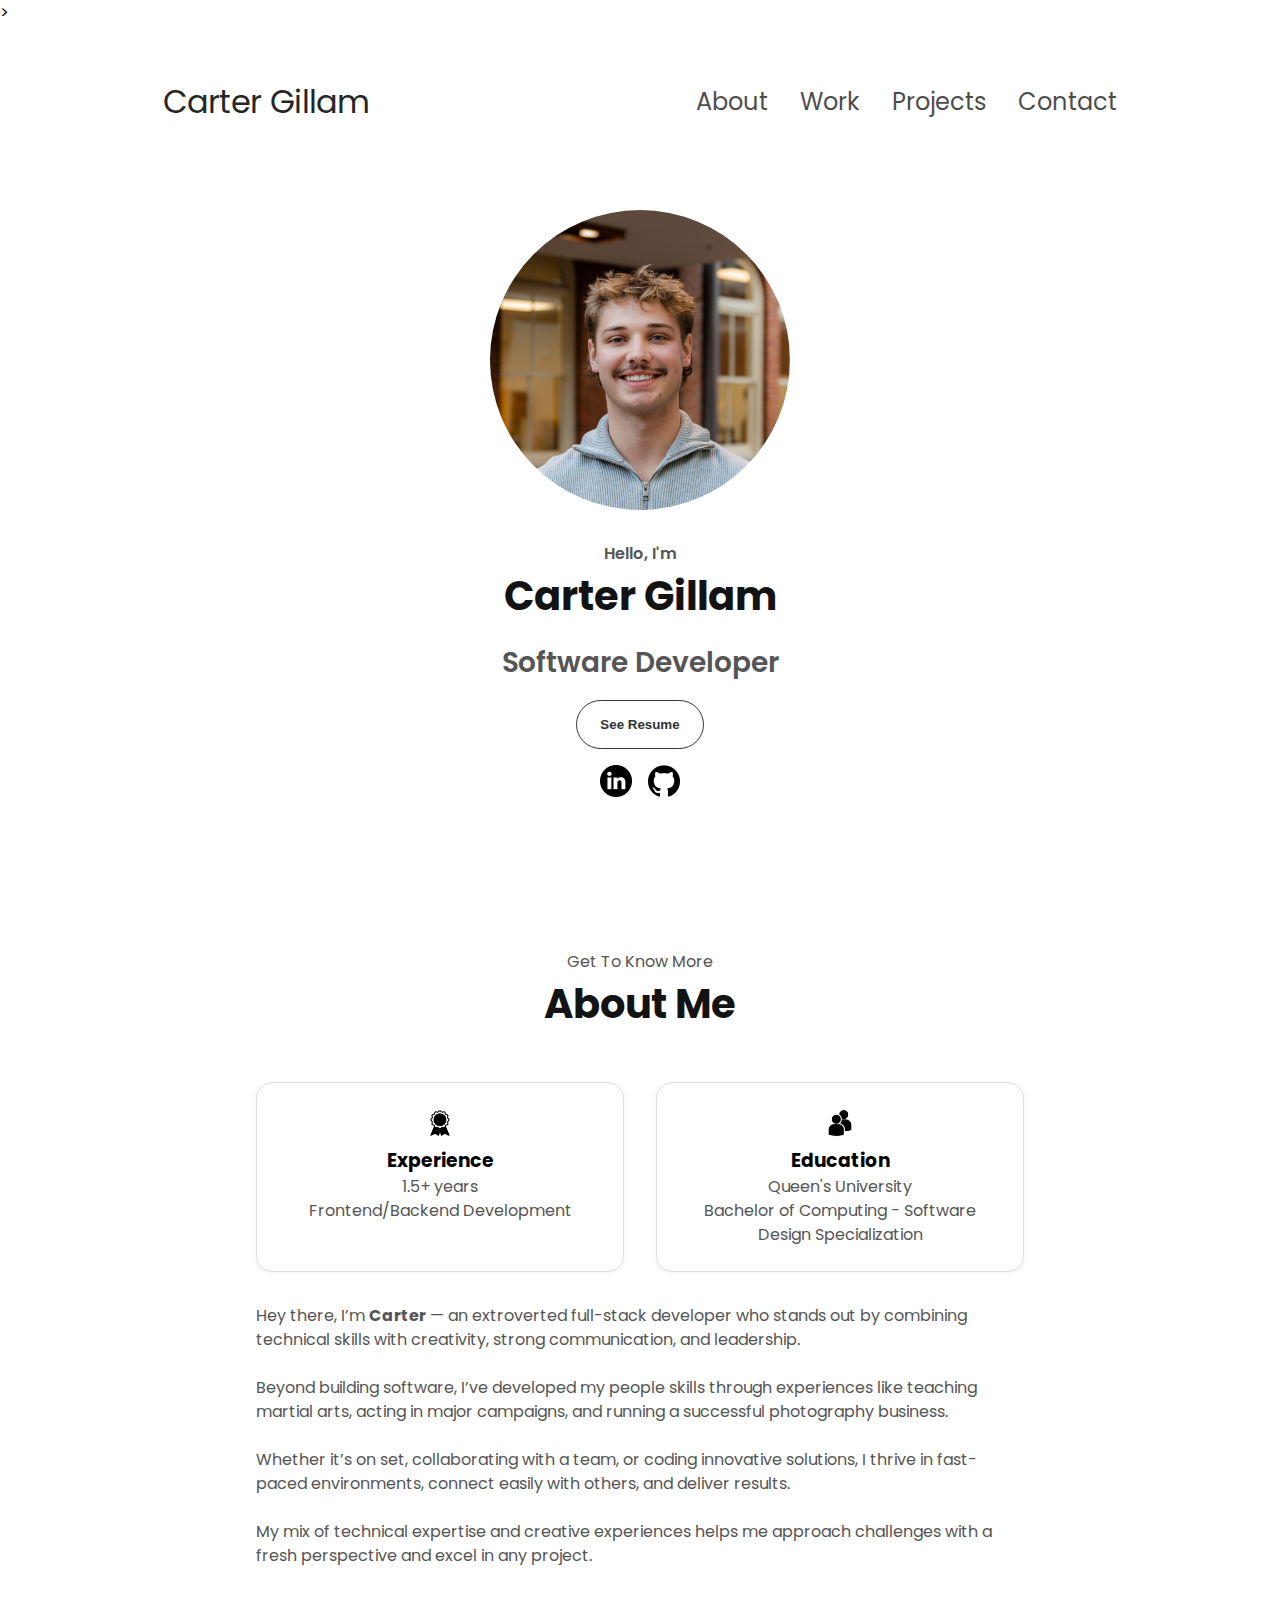
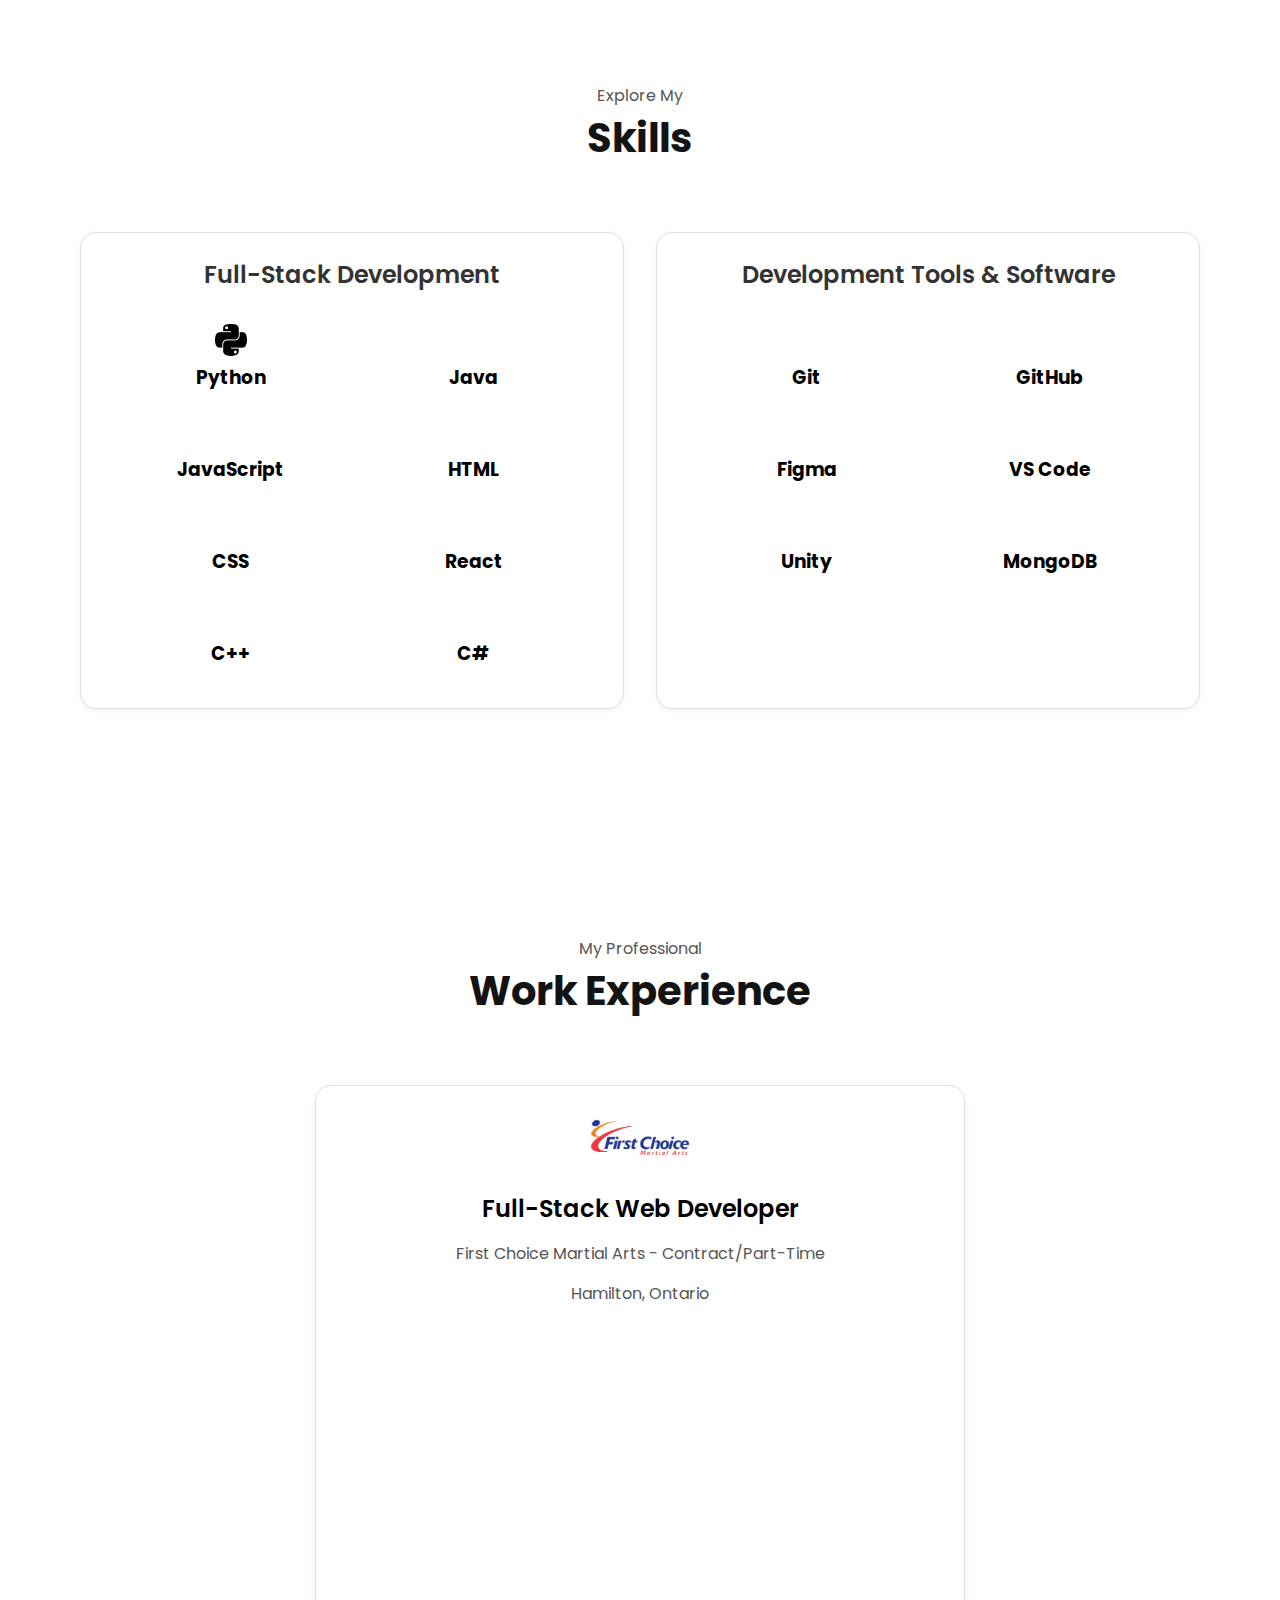
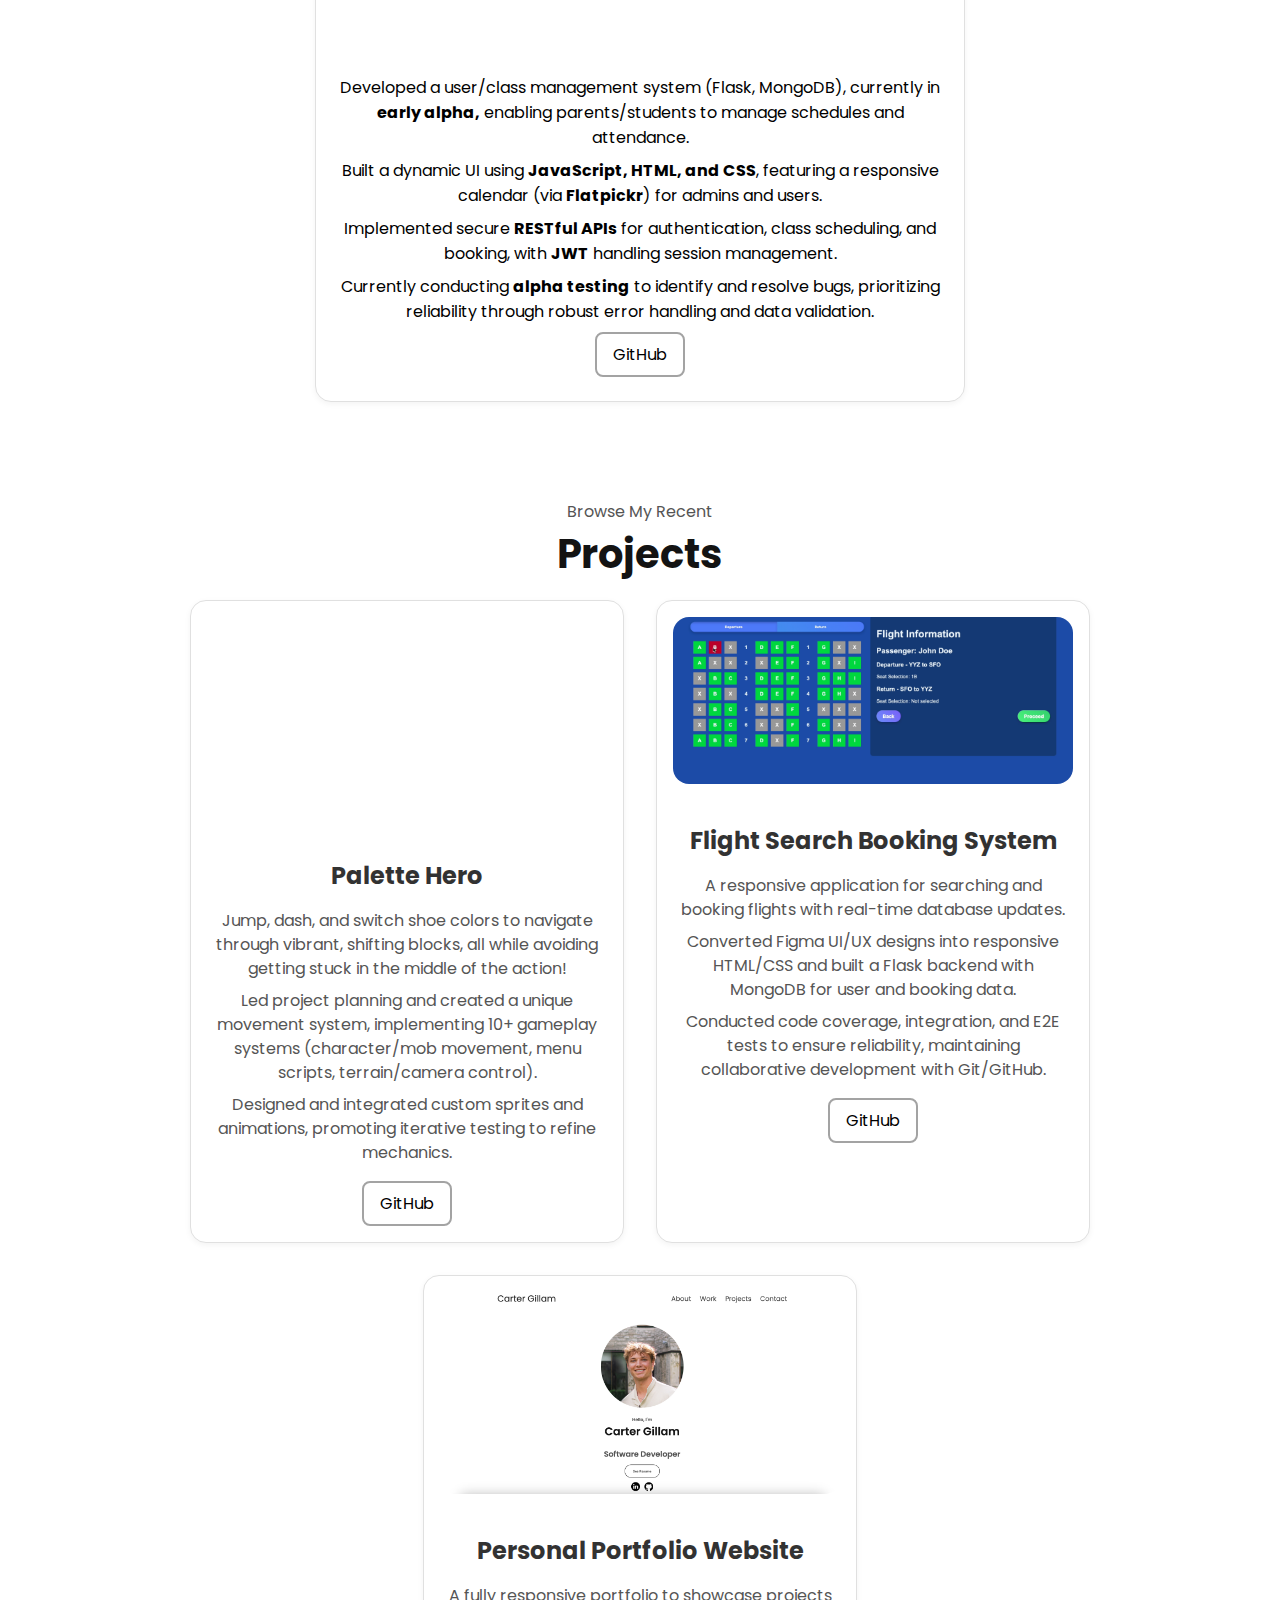
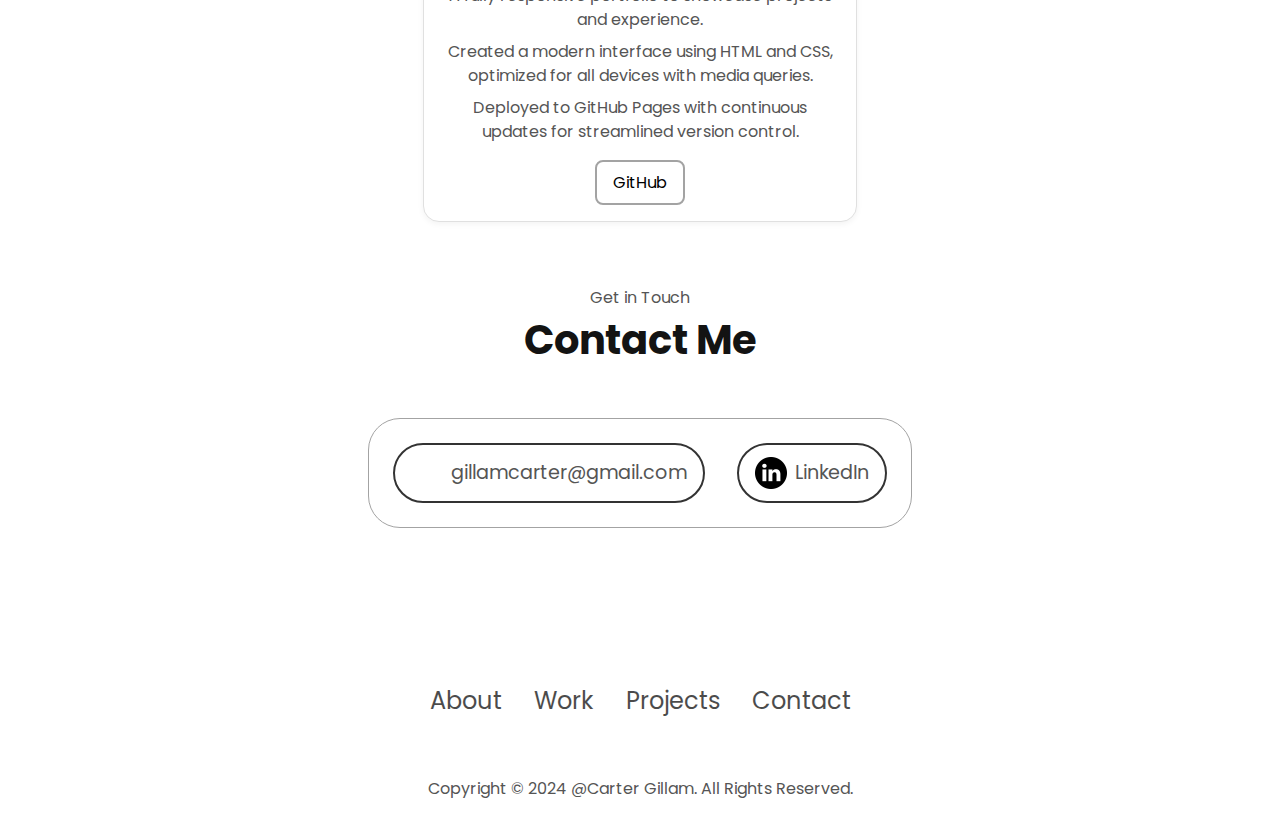
<file: index.html>
<!DOCTYPE html>
<html xmlns="http://www.w3.org/1999/xhtml"
xmlns:fb="http://ogp.me/ns/fb#">>
<head>
    <title>Carter Gillam</title>
    <meta name="viewport" content="width=device-width, initial-scale=1.0">
    <link rel="stylesheet" href="style.css">
    <link rel="stylesheet" href="mediaqueries.css">
    <meta property="og:image" content="https://cartergillam.com/assets/projects/personal-portfolio.jpg" />
</head>
<body>
    <nav id="desktop-nav">
        <div class="logo">Carter Gillam</div>
        <div>
            <ul class="nav-links">
                <li><a href="#about">About</a></li>
                <li><a href="#work">Work</a></li>
                <li><a href="#projects">Projects</a></li>
                <li><a href="#contact">Contact</a></li>
            </ul>
        </div>
    </nav>
    <nav id="hamburger-nav">
        <div class="logo">Carter Gillam</div>
        <div class="hamburger-menu">
            <div class="hamburger-icon">
                <span></span>
                <span></span>
                <span></span>
            </div>
            <div class="menu-links">
                <li><a href="#about">About</a></li>
                <li><a href="#work">Work</a></li>
                <li><a href="#projects">Projects</a></li>
                <li><a href="#contact">Contact</a></li>
            </div>
        </div>
    </nav>
    <section id="profile">
        <div class="section__pic-container">
            <img decoding="async" id="profile1" src="./assets/profile-pic.jpg" alt="Carter Gillam's profile picture" title="Carter Gillam" />
        </div>
        <div class="section__text">
            <p class="section__text__p1">Hello, I'm</p>
            <h1 class="title">Carter Gillam</h1>
            <p class="section__text__p2">Software Developer</p>
            <div class="btn-container">
                <a href="./assets/Carter_Gillam_Resume.pdf" target="_blank" rel="noopener">
                    <button class="btn btn-color-2">See Resume</button>
                </a>
            </div>
            <div id="socials-container">
                <a target="_blank" href="https://www.linkedin.com/in/cartergillam/" rel="noopener">
                    <img decoding="async" src="./assets/linkedin.png" alt="My LinkedIn profile" class="icon" />
                </a>

                <a target="_blank" href="https://github.com/cartergillam" rel="noopener">
                    <img decoding="async" src="./assets/github.png" alt="My Github profile" class="icon" />
                </a>
            </div>
        </div>
    </section>
    <section id="about">
        <p class="section__text__p1">Get To Know More</p>
        <h1 class="title" id="aboutTitle">About Me</h1>
        <div class="section-container">

            <div class="about-details-container">
                <div class="about-containers">
                    <div class="details-container">
                        <img decoding="async" src="./assets/experience.png" alt="Experience icon" class="icon" />
                        <h3>Experience</h3>
                        <p>1.5+ years <br />Frontend/Backend Development</p>
                    </div>
                    <div class="details-container">
                        <img decoding="async" src="./assets/education.png" alt="Education icon" class="icon" />
                        <h3>Education</h3>
                        <p>Queen's University<br /></p>
                        <p>Bachelor of Computing - Software Design Specialization<br /></p>
                    </div>
                </div>
                <div class="text-container">
                    <p>
                        <span class="highlight"></span>
                        Hey there, I’m <span class="highlight">Carter</span> — an extroverted full-stack developer who stands out by combining technical skills with creativity, strong communication, and leadership. 
                        <br><br>
                        Beyond building software, I’ve developed my people skills through experiences like teaching martial arts, acting in major campaigns, and running a successful photography business. 
                        <br><br>
                        Whether it’s on set, collaborating with a team, or coding innovative solutions, I thrive in fast-paced environments, connect easily with others, and deliver results. 
                        <br><br>
                        My mix of technical expertise and creative experiences helps me approach challenges with a fresh perspective and excel in any project.
                    </p>
                </div>
                
            </div>
        </div>
    </section>
    <section id="experience">
        <p class="section__text__p1">Explore My</p>
        <h1 class="title">Skills</h1>
        <div class="experience-details-container">
            <div class="about-containers">
                <div class="details-container">
                    <h2 class="experience-sub-title">Full-Stack Development</h2>
                    <div class="article-container">
                        <article>
                            <img decoding="async" src="./assets/python.png" alt="Python Icon" class="icon" />
                            <h3>Python</h3>
                        </article>
                        <article>
                            <img decoding="async" src="./assets/java.png" alt="Java Icon" class="icon" />
                            <h3>Java</h3>
                        </article>
                        <article>
                            <img decoding="async" src="./assets/js.png" alt="JavaScript Icon" class="icon" />
                            <h3>JavaScript</h3>
                        </article>
                        <article>
                            <img decoding="async" src="./assets/html5.png" alt="HTML5 Icon" class="icon" />
                            <h3>HTML</h3>
                        </article>
                        <article>
                            <img decoding="async" src="./assets/css.png" alt="CSS3 Icon" class="icon" />
                            <h3>CSS</h3>
                        </article>
                        <article>
                            <img decoding="async" src="./assets/react.png" alt="React Icon" class="icon" />
                            <h3>React</h3>
                        </article>
                        <article>
                            <img decoding="async" src="./assets/c++.png" alt="C++ Icon" class="icon" />
                            <h3>C++</h3>
                        </article>
                        <article>
                            <img decoding="async" src="./assets/c-sharp.png" alt="C# Icon" class="icon" />
                            <h3>C#</h3>
                        </article>
                    </div>
                </div>
                <div class="details-container">
                    <h2 class="experience-sub-title">Development Tools &amp; Software</h2>
                    <div class="article-container">
                        <article>
                            <img decoding="async" src="./assets/git.png" alt="Git Icon" class="icon" />
                            <h3>Git</h3>
                        </article>
                        <article>
                            <img decoding="async" src="./assets/github1.png" alt="GitHub Icon" class="icon" />
                            <h3>GitHub</h3>
                        </article>
                        <article>
                            <img decoding="async" src="./assets/figma.png" alt="Figma Icon" class="icon" />
                            <h3>Figma</h3>
                        </article>
                        <article>
                            <img decoding="async" src="./assets/vscode.png" alt="VS Code Icon" class="icon" />
                            <h3>VS Code</h3>
                        </article>
                        <article>
                            <img decoding="async" src="./assets/unity.png" alt="Unity Icon" class="icon" />
                            <h3>Unity</h3>
                        </article>
                        <article>
                            <img decoding="async" src="./assets/mongo.png" alt="MongoDB Icon" class="icon" />
                            <h3>MongoDB</h3>
                        </article>
                    </div>
                </div>
            </div>
        </div>
    </section>    
    <section id="work">
        <p class="section__text__p1">My Professional</p>
        <h1 class="title">Work Experience</h1>
        <div class="work-details">
            <div class="work-item">
                <img src="./assets/FCMA_LOGO.png" alt="First Choice Martial Arts Logo" class="work-logo" />
                <h2 class="work-title">Full-Stack Web Developer</h2>
                <p class="work-place">First Choice Martial Arts - Contract/Part-Time</p>
                <p class="work-place">Hamilton, Ontario</p>
                <div class="work-video">
                    <iframe width="560" height="315" src="https://www.youtube.com/embed/5vGDpXwmIgk?si=_iY7I_sEj1eHpGBZ" title="Experience Demo" frameborder="0" allow="accelerometer; autoplay; clipboard-write; encrypted-media; gyroscope; picture-in-picture" allowfullscreen></iframe>
                </div>
                <ul class="work-description">
                    <li>Developed a user/class management system (Flask, MongoDB), currently in <b>early alpha,</b> enabling parents/students to manage schedules and attendance.</li>
                    <li>Built a dynamic UI using <b>JavaScript, HTML, and CSS</b>, featuring a responsive calendar (via <b>Flatpickr</b>) for admins and users.</li>
                    <li>Implemented secure <b>RESTful APIs</b> for authentication, class scheduling, and booking, with <b>JWT</b> handling session management.</li>
                    <li>Currently conducting <b>alpha testing</b> to identify and resolve bugs, prioritizing reliability through robust error handling and data validation.</li>
                </ul>
                <div class="project-links">
                    <a href="https://github.com/cartergillam/FCMA" target="_blank" class="btn project-btn">GitHub</a>
                </div>
            </div>
        </div>
    </section>

    <section id="projects">
        <p class="section__text__p1">Browse My Recent</p>
        <h1 class="title">Projects</h1>
        <div class="projects-container">
            <div class="project-item">
                <div class="project-video">
                    <iframe width="560" height="315" src="https://www.youtube.com/embed/3o7TZr2uK3s?si=FVQBnTWOAv5m2-sm" title="YouTube video player" frameborder="0" allow="accelerometer; autoplay; clipboard-write; encrypted-media; gyroscope; picture-in-picture; web-share" referrerpolicy="strict-origin-when-cross-origin" allowfullscreen></iframe>
                </div>
                <h2 class="project-title">Palette Hero</h2>
                <div class="project-description" style="text-align: center;">
                    <p>Jump, dash, and switch shoe colors to navigate through vibrant, shifting blocks, all while avoiding getting stuck in the middle of the action!</p>
                    <p>Led project planning and created a unique movement system, implementing 10+ gameplay systems (character/mob movement, menu scripts, terrain/camera control).</p>
                    <p>Designed and integrated custom sprites and animations, promoting iterative testing to refine mechanics.</p>
                </div>
                <div class="project-links">
                    <a href="https://github.com/cartergillam/PaletteHero" target="_blank" class="btn project-btn">GitHub</a>
                </div>
            </div>
            <div class="project-item">
                <img src="./assets/projects/flight-booking.jpg" alt="Flight Search Booking System" class="project-img">
                <h2 class="project-title">Flight Search Booking System</h2>
                <div class="project-description" style="text-align: center;">
                    <p>A responsive application for searching and booking flights with real-time database updates.</p>
                    <p>Converted Figma UI/UX designs into responsive HTML/CSS and built a Flask backend with MongoDB for user and booking data.</p>
                    <p>Conducted code coverage, integration, and E2E tests to ensure reliability, maintaining collaborative development with Git/GitHub.</p>
                </div>
                <div class="project-links">
                    <a href="https://github.com/cartergillam/Flight-Booking" target="_blank" class="btn project-btn">GitHub</a>
                </div>
            </div>
            <div class="project-item">
                <img src="./assets/projects/personal-portfolio.jpg" alt="Personal Portfolio Website" class="project-img">
                <h2 class="project-title">Personal Portfolio Website</h2>
                <div class="project-description" style="text-align: center;">
                    <p>A fully responsive portfolio to showcase projects and experience.</p>
                    <p>Created a modern interface using HTML and CSS, optimized for all devices with media queries.</p>
                    <p>Deployed to GitHub Pages with continuous updates for streamlined version control.</p>
                </div>
                <div class="project-links">
                    <a href="https://github.com/cartergillam/cartergillam.com" target="_blank" class="btn project-btn">GitHub</a>
                </div>
            </div>
        </div>
    </section>


    <section id="contact">
        <p class="section__text__p1">Get in Touch</p>
        <h1 class="title">Contact Me</h1>
        <div class="contact-info-upper-container">
            <div class="contact-info-container">
                <img decoding="async" src="./assets/email.png" alt="Email icon" class="icon contact-icon email-icon" />
                <p><a href="mailto:gillamcarter@gmail.com">gillamcarter@gmail.com</a></p>
            </div>
            <div class="contact-info-container">
                <img decoding="async" src="./assets/linkedin.png" alt="LinkedIn icon" class="icon contact-icon" />
                <p><a target="_blank" href="https://www.linkedin.com/in/cartergillam/" rel="noopener">LinkedIn</a></p>
            </div>
        </div>
    </section>


    <footer>
        <nav>
            <div class="nav-links-container">
                <ul class="nav-links">
                    <li><a href="#about">About</a></li>
                    <li><a href="#work">Work</a></li>
                    <li><a href="#projects">Projects</a></li>
                    <li><a href="#contact">Contact</a></li>
                </ul>
            </div>
        </nav>
        <p>Copyright &#169; 2024 @Carter Gillam. All Rights Reserved.</p>
    </footer>
    <script src="script.js"></script>
</body>
</html>
</file>
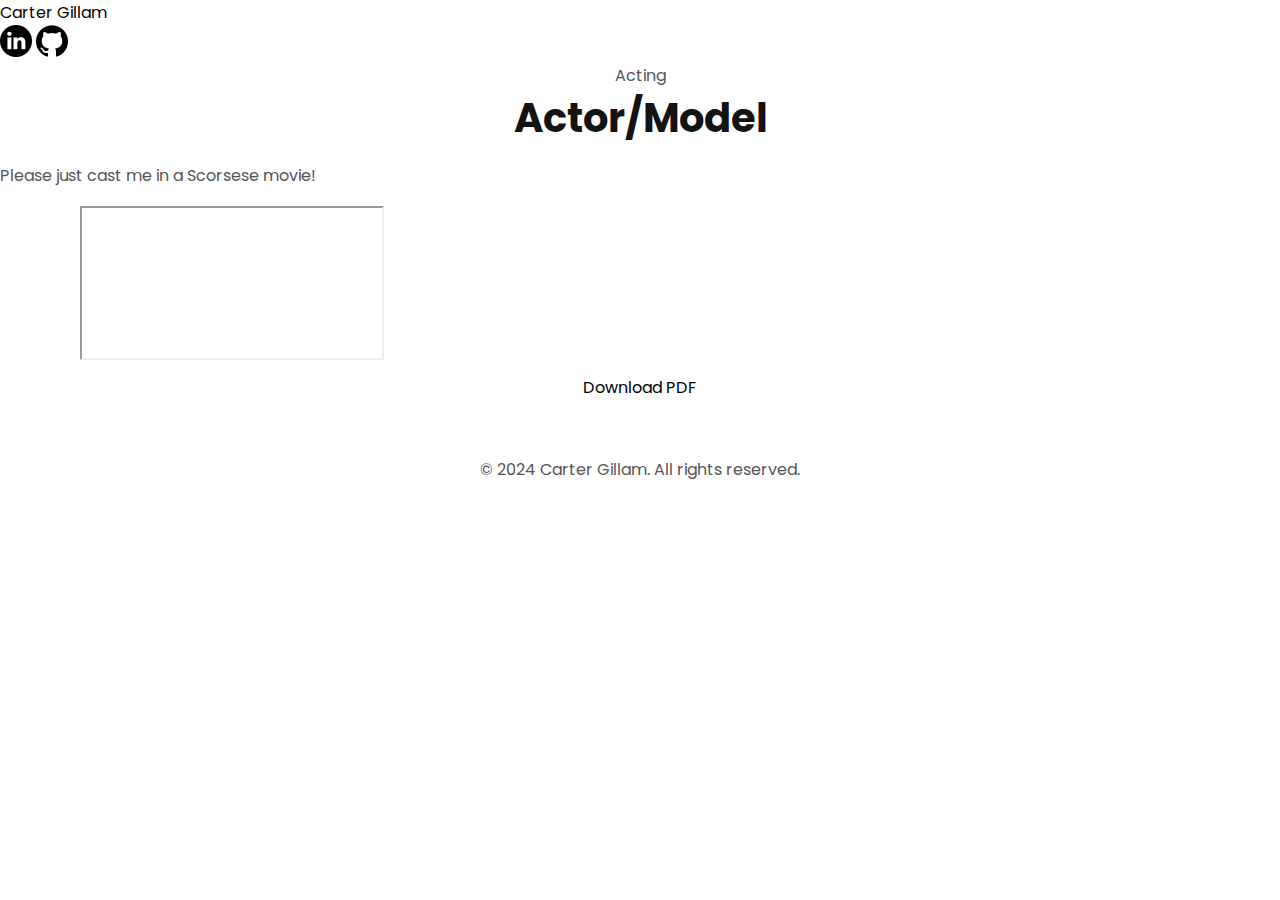
<file: acting.html>
<!DOCTYPE html>
<html lang="en">
<head>
    <meta charset="UTF-8">
    <title>Acting | Carter Gillam</title>
    <meta name="viewport" content="width=device-width, initial-scale=1.0">
    <meta property="og:title" content="Carter Gillam | Acting">
    <meta property="og:type" content="website">
    <meta property="og:url" content="https://cartergillam.com/acting.html">
    <meta property="og:image" content="https://cartergillam.com/assets/profile-pic.jpg">
    <link rel="stylesheet" href="style.css">
    <link rel="stylesheet" href="mediaqueries.css">
</head>
<body>
    <div class="bg-anim" aria-hidden="true"></div>
    <header class="site-header">
        <div class="site-header__inner">
            <a href="index.html">Carter Gillam</a>
        </div>
    </header>
    <div class="socials-fixed">
        <a href="https://www.linkedin.com/in/cartergillam/" target="_blank" rel="noopener" aria-label="LinkedIn">
            <img src="./assets/linkedin.png" alt="LinkedIn" class="icon">
        </a>
        <a href="https://github.com/cartergillam" target="_blank" rel="noopener" aria-label="GitHub">
            <img src="./assets/github.png" alt="GitHub" class="icon">
        </a>
    </div>
    <main class="page-main">
        <header class="page-hero">
            <p class="section__text__p1">Acting</p>
            <h1 class="title">Actor/Model</h1>
            <p class="page-lede">Please just cast me in a Scorsese movie!</p>
        </header>
        <section class="content-section">
            <div class="section-heading">
            </div>
            <div class="resume-frame">
                <iframe src="./assets/PrintTalentResume.pdf" title="Acting résumé for Carter Gillam"></iframe>
            </div>
            <div class="project-links">
                <a href="./assets/PrintTalentResume.pdf" class="project-btn" download>Download PDF</a>
            </div>
        </section>
    </main>
    <footer>
        <!-- Icon credits: code.svg by Royyan Wijaya, film.svg by Good Ware, acting.svg by meaicon, hook.svg by Freepik (all via Flaticon). -->
        <p>&copy; 2024 Carter Gillam. All rights reserved.</p>
    </footer>
    <script src="script.js"></script>
</body>
</html>
</file>
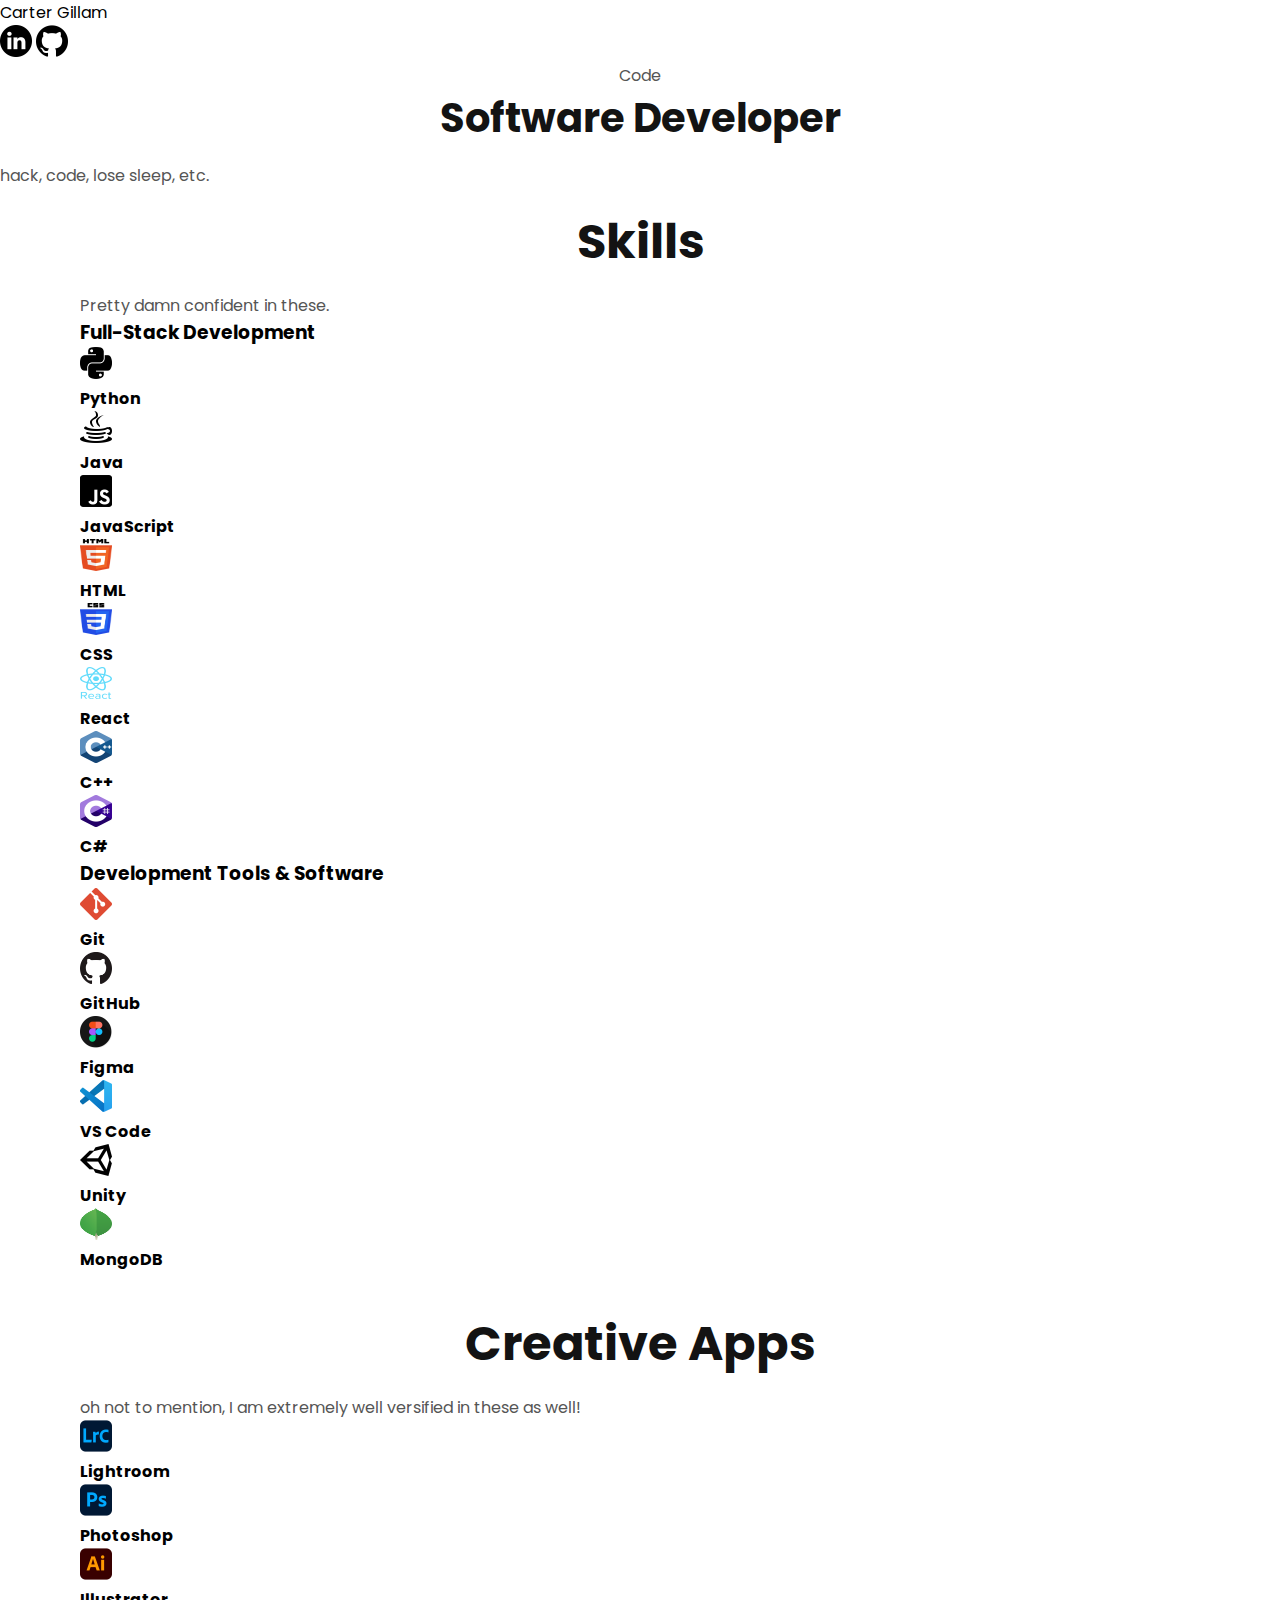
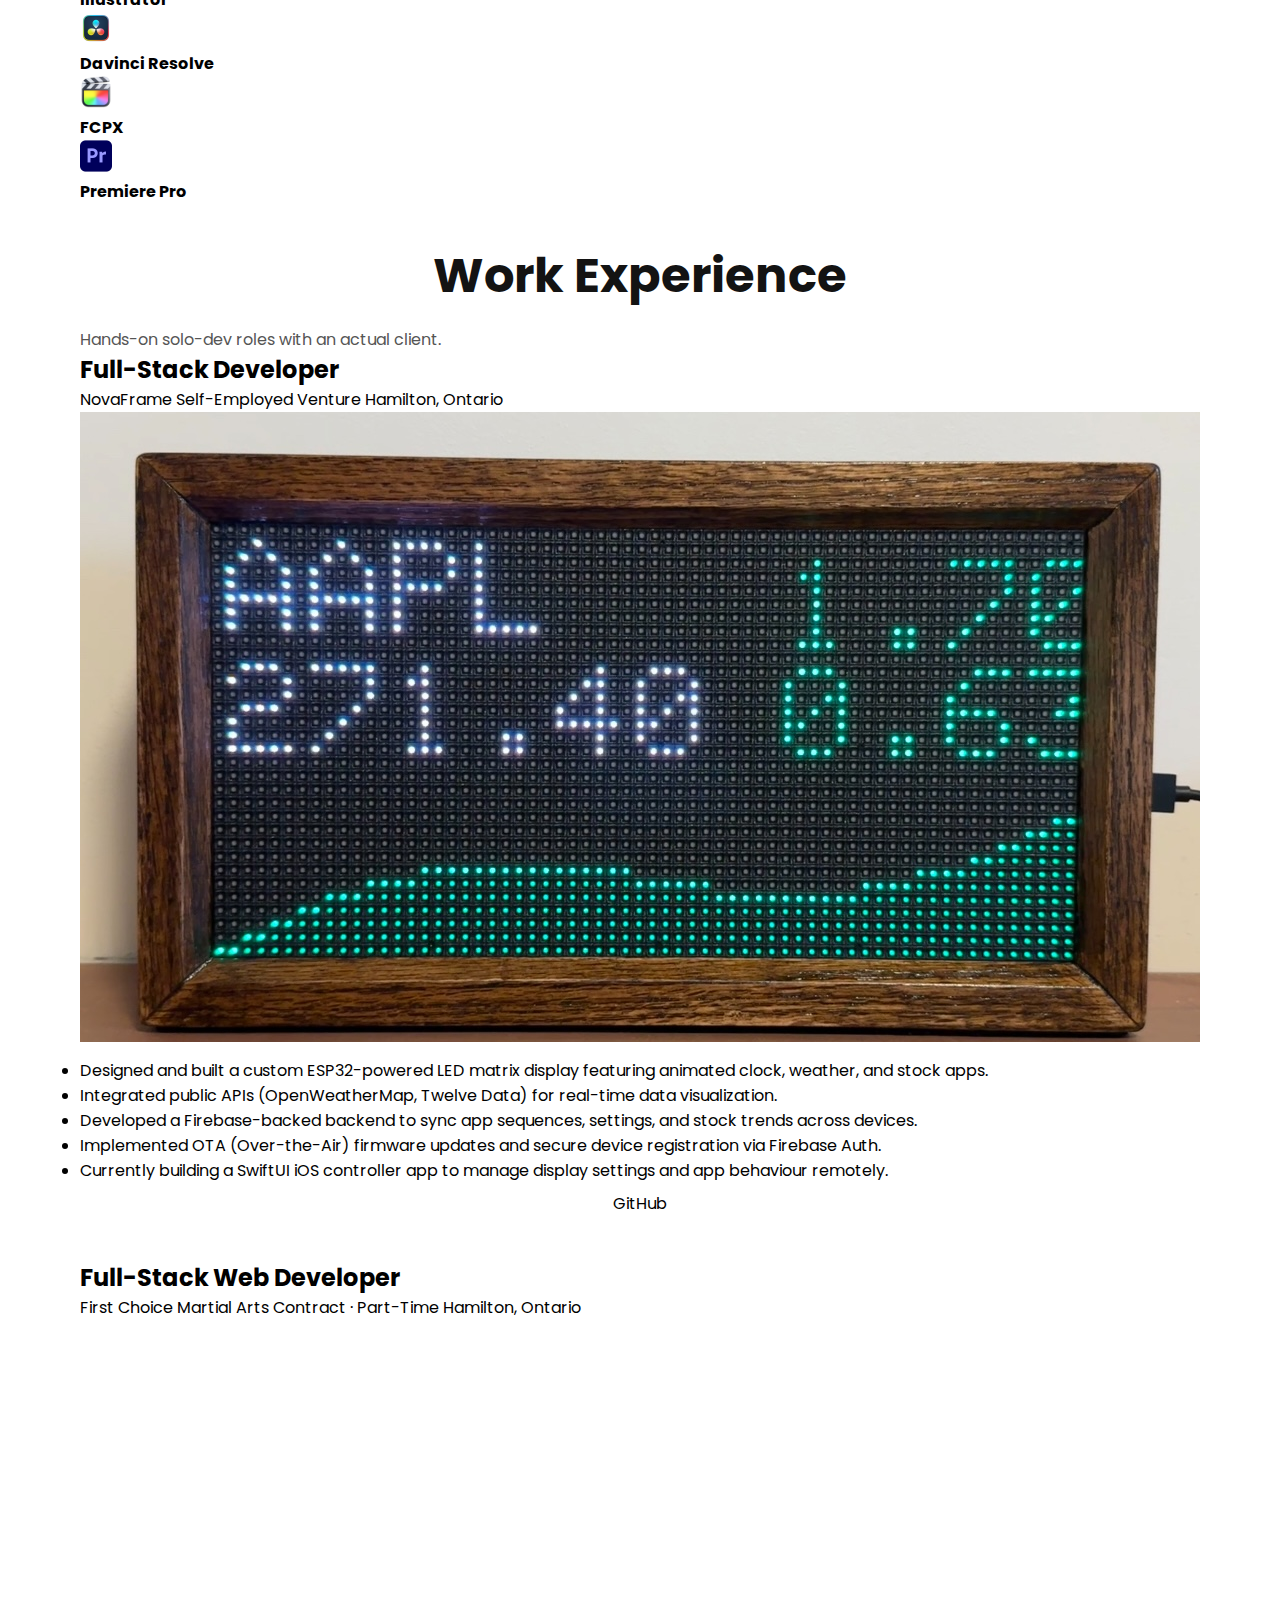
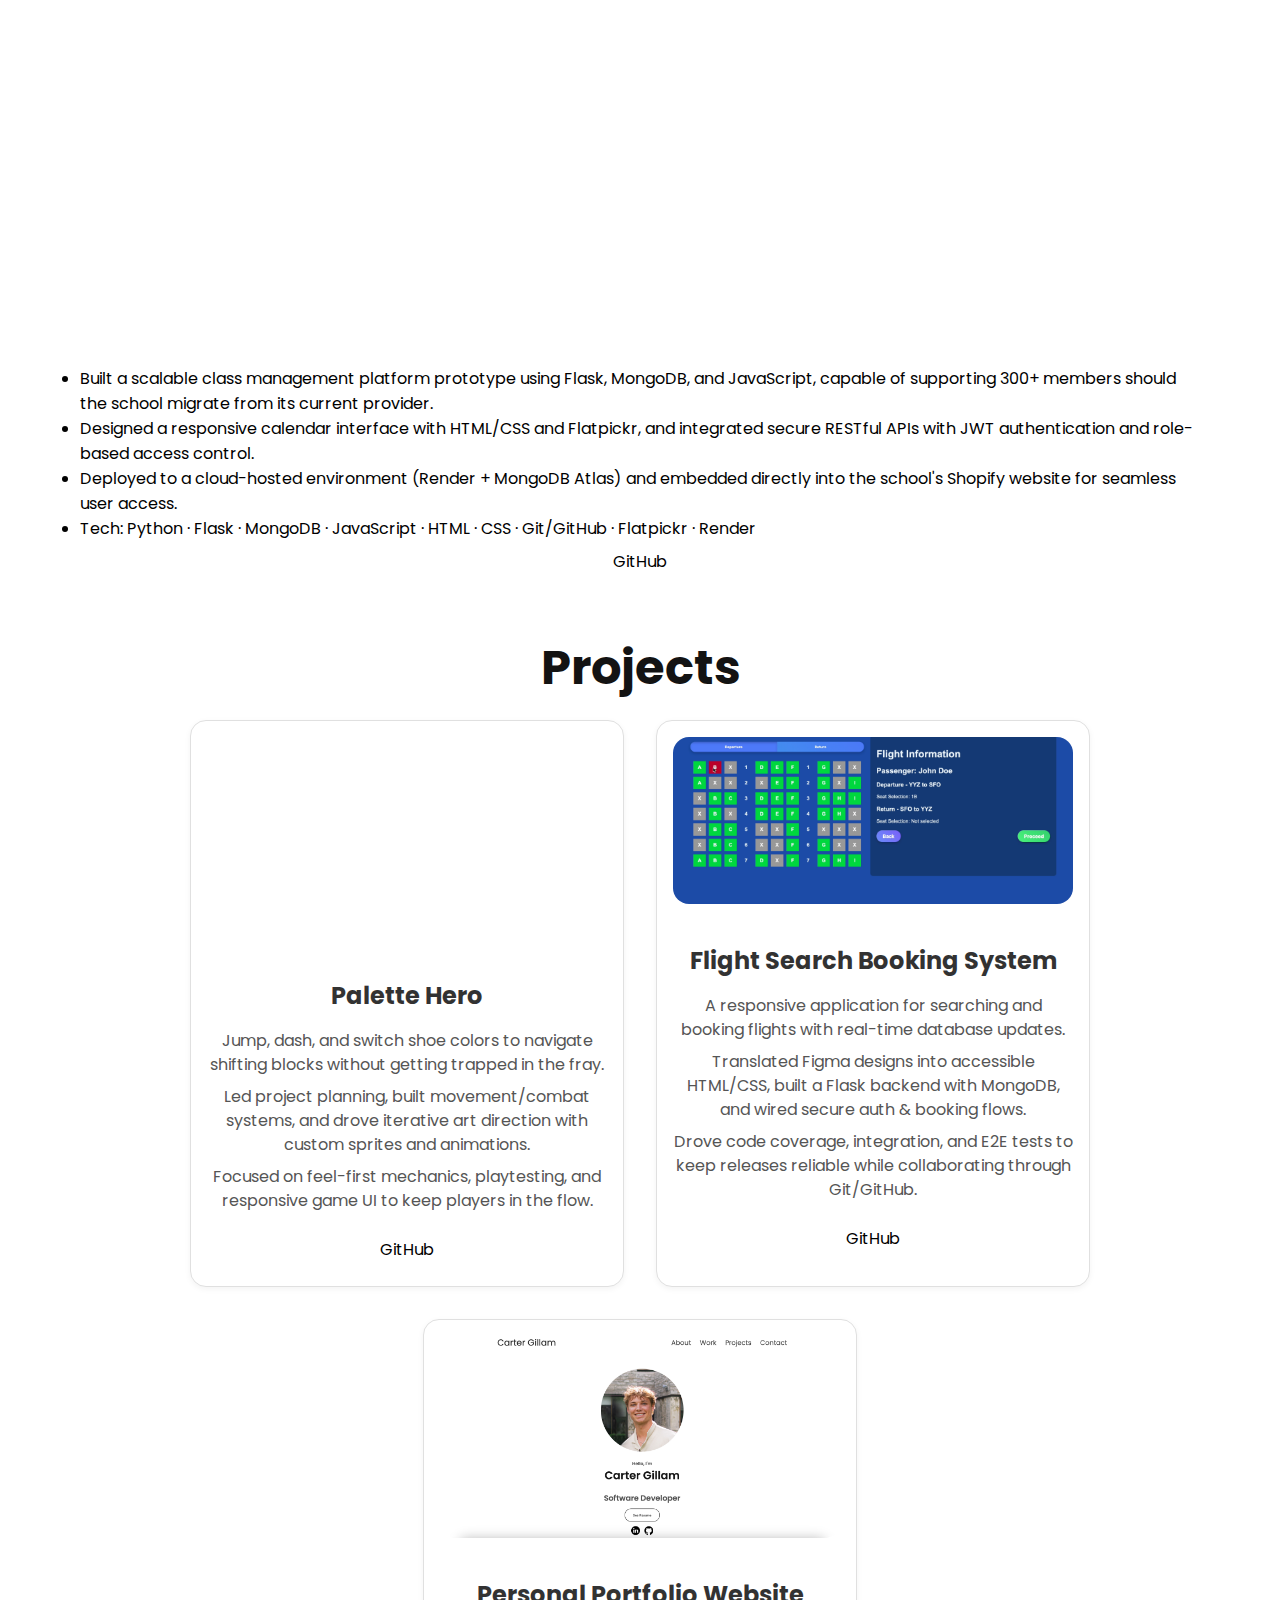
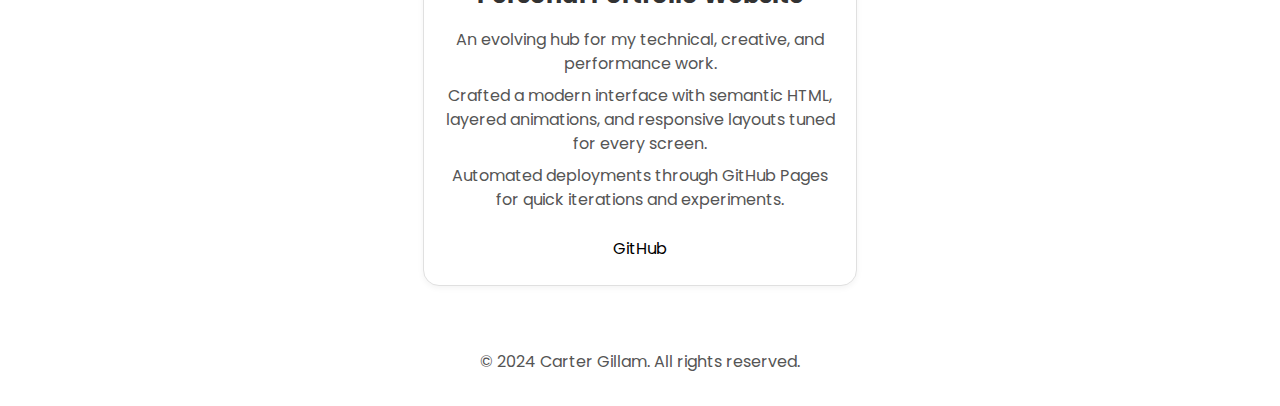
<file: code.html>
<!DOCTYPE html>
<html lang="en">
<head>
    <meta charset="UTF-8">
    <title>Code | Carter Gillam</title>
    <meta name="viewport" content="width=device-width, initial-scale=1.0">
    <meta property="og:title" content="Carter Gillam | Code">
    <meta property="og:type" content="website">
    <meta property="og:url" content="https://cartergillam.com/code.html">
    <meta property="og:image" content="https://cartergillam.com/assets/projects/personal-portfolio.jpg">
    <link rel="stylesheet" href="style.css">
    <link rel="stylesheet" href="mediaqueries.css">
</head>
<body>
    <div class="bg-anim" aria-hidden="true"></div>
    <header class="site-header">
        <div class="site-header__inner">
            <a href="index.html">Carter Gillam</a>
        </div>
    </header>
    <div class="socials-fixed">
        <a href="https://www.linkedin.com/in/cartergillam/" target="_blank" rel="noopener" aria-label="LinkedIn">
            <img src="./assets/linkedin.png" alt="LinkedIn" class="icon">
        </a>
        <a href="https://github.com/cartergillam" target="_blank" rel="noopener" aria-label="GitHub">
            <img src="./assets/github.png" alt="GitHub" class="icon">
        </a>
    </div>
    <main class="page-main">
        <header class="page-hero">
            <p class="section__text__p1">Code</p>
            <h1 class="title">Software Developer</h1>
            <p class="page-lede">hack, code, lose sleep, etc.</p>
        </header>
        <section id="skills" class="content-section">
  <div class="section-heading">
    <h2 class="title">Skills</h2>
    <p>Pretty damn confident in these.</p>
  </div>

  <!-- Image-based skill blocks (restored from original site) -->
  <div class="skills-grid">
    <article class="skill-card">
      <h3>Full-Stack Development</h3>
      <div class="skill-icons" aria-label="Full-Stack Development icons">
        <article class="skill-icon">
          <img src="./assets/python.png" alt="Python icon" class="icon" />
          <h4>Python</h4>
        </article>
        <article class="skill-icon">
          <img src="./assets/java.png" alt="Java icon" class="icon" />
          <h4>Java</h4>
        </article>
        <article class="skill-icon">
          <img src="./assets/js.png" alt="JavaScript icon" class="icon" />
          <h4>JavaScript</h4>
        </article>
        <article class="skill-icon">
          <img src="./assets/html5.png" alt="HTML5 icon" class="icon" />
          <h4>HTML</h4>
        </article>
        <article class="skill-icon">
          <img src="./assets/css.png" alt="CSS3 icon" class="icon" />
          <h4>CSS</h4>
        </article>
        <article class="skill-icon">
          <img src="./assets/react.png" alt="React icon" class="icon" />
          <h4>React</h4>
        </article>
        <article class="skill-icon">
          <img src="./assets/c++.png" alt="C++ icon" class="icon" />
          <h4>C++</h4>
        </article>
        <article class="skill-icon">
          <img src="./assets/c-sharp.png" alt="C# icon" class="icon" />
          <h4>C#</h4>
        </article>
      </div>
    </article>

    <article class="skill-card">
      <h3>Development Tools &amp; Software</h3>
      <div class="skill-icons" aria-label="Development tools icons">
        <article class="skill-icon">
          <img src="./assets/git.png" alt="Git icon" class="icon" />
          <h4>Git</h4>
        </article>
        <article class="skill-icon">
          <img src="./assets/github1.png" alt="GitHub icon" class="icon" />
          <h4>GitHub</h4>
        </article>
        <article class="skill-icon">
          <img src="./assets/figma.png" alt="Figma icon" class="icon" />
          <h4>Figma</h4>
        </article>
        <article class="skill-icon">
          <img src="./assets/vscode.png" alt="VS Code icon" class="icon" />
          <h4>VS Code</h4>
        </article>
        <article class="skill-icon">
          <img src="./assets/unity.png" alt="Unity icon" class="icon" />
          <h4>Unity</h4>
        </article>
        <article class="skill-icon">
          <img src="./assets/mongo.png" alt="MongoDB icon" class="icon" />
          <h4>MongoDB</h4>
        </article>
      </div>
    </article>
  </div>
</section>
<section>
    <div class="section-heading">
        <h2 class="title">Creative Apps</h2>
        <p>oh not to mention, I am extremely well versified in these as well!</p>
    </div>
    <article class="skill-card">
      <div class="skill-icons" aria-label="Development tools icons">
        <article class="skill-icon">
          <img src="./assets/lightroom.png" alt="Lightroom icon" class="icon" />
          <h4>Lightroom</h4>
        </article>
        <article class="skill-icon">
          <img src="./assets/photoshop.png" alt="Photoshop icon" class="icon" />
          <h4>Photoshop</h4>
        </article>
        <article class="skill-icon">
          <img src="./assets/illustrator.png" alt="Illustrator icon" class="icon" />
          <h4>Illustrator</h4>
        </article>
        <article class="skill-icon">
          <img src="./assets/davinci.png" alt="Davinci Resolve icon" class="icon" />
          <h4>Davinci Resolve</h4>
        </article>
        <article class="skill-icon">
          <img src="./assets/finalcut.png" alt="FCPX icon" class="icon" />
          <h4>FCPX</h4>
        </article>
        <article class="skill-icon">
          <img src="./assets/premiere-pro.png" alt="Premiere Pro icon" class="icon" />
          <h4>Premiere Pro</h4>
        </article>
      </div>
    </article>
</section>
<section id="work" class="content-section">
            <div class="section-heading">
                <h2 class="title">Work Experience</h2>
                <p>Hands-on solo-dev roles with an actual client.</p>
            </div>
            <div class="experience-wrapper">
                <article class="experience-card">
                    <h2>Full-Stack Developer</h2>
                    <div class="experience-meta">
                        <span>NovaFrame</span>
                        <span>Self-Employed Venture</span>
                        <span>Hamilton, Ontario</span>
                    </div>
                    <div class="project-video">
                        <img src="./assets/NovaFrame.jpg" alt="NovaFrame display" class="image" />
                    </div>
                    <ul class="experience-list">
                        <li>Designed and built a custom ESP32-powered LED matrix display featuring animated clock, weather, and stock apps.</li>
                        <li>Integrated public APIs (OpenWeatherMap, Twelve Data) for real-time data visualization.</li>
                        <li>Developed a Firebase-backed backend to sync app sequences, settings, and stock trends across devices.</li>
                        <li>Implemented OTA (Over-the-Air) firmware updates and secure device registration via Firebase Auth.</li>
                        <li>Currently building a SwiftUI iOS controller app to manage display settings and app behaviour remotely.</li>
                    </ul>
                    <div class="project-links">
                        <a href="https://github.com/cartergillam/NovaFrame" target="_blank" class="project-btn" rel="noopener">GitHub</a>
                    </div>
                </article>
            </div>
        </section>
        <section id="work" class="content-section">
            <div class="experience-wrapper">
                <article class="experience-card">
                    <h2>Full-Stack Web Developer</h2>
                    <div class="experience-meta">
                        <span>First Choice Martial Arts</span>
                        <span>Contract · Part-Time</span>
                        <span>Hamilton, Ontario</span>
                    </div>
                    <div class="project-video">
                        <iframe src="https://www.youtube.com/embed/5vGDpXwmIgk?si=_iY7I_sEj1eHpGBZ" title="First Choice Martial Arts platform walkthrough" allow="accelerometer; autoplay; clipboard-write; encrypted-media; gyroscope; picture-in-picture" allowfullscreen referrerpolicy="strict-origin-when-cross-origin"></iframe>
                    </div>
                    <ul class="experience-list">
                        <li>Built a scalable class management platform prototype using Flask, MongoDB, and JavaScript, capable of supporting 300+ members should the school migrate from its current provider.</li>
                        <li>Designed a responsive calendar interface with HTML/CSS and Flatpickr, and integrated secure RESTful APIs with JWT authentication and role-based access control.</li>
                        <li>Deployed to a cloud-hosted environment (Render + MongoDB Atlas) and embedded directly into the school's Shopify website for seamless user access.</li>
                        <li>Tech: Python · Flask · MongoDB · JavaScript · HTML · CSS · Git/GitHub · Flatpickr · Render</li>
                    </ul>
                    <div class="project-links">
                        <a href="https://github.com/cartergillam/FCMA" target="_blank" class="project-btn" rel="noopener">GitHub</a>
                    </div>
                </article>
            </div>
        </section>
        <section id="projects">
            <h2 class="title">Projects</h2>
            <div class="projects-container">
                <div class="project-item">
                    <div class="project-video">
                        <iframe width="560" height="315" src="https://www.youtube.com/embed/3o7TZr2uK3s?si=FVQBnTWOAv5m2-sm" title="Palette Hero gameplay" allow="accelerometer; autoplay; clipboard-write; encrypted-media; gyroscope; picture-in-picture; web-share" referrerpolicy="strict-origin-when-cross-origin" allowfullscreen></iframe>
                    </div>
                    <h2 class="project-title">Palette Hero</h2>
                    <div class="project-description">
                        <p>Jump, dash, and switch shoe colors to navigate shifting blocks without getting trapped in the fray.</p>
                        <p>Led project planning, built movement/combat systems, and drove iterative art direction with custom sprites and animations.</p>
                        <p>Focused on feel-first mechanics, playtesting, and responsive game UI to keep players in the flow.</p>
                    </div>
                    <div class="project-links">
                        <a href="https://github.com/cartergillam/PaletteHero" target="_blank" class="project-btn" rel="noopener">GitHub</a>
                    </div>
                </div>
                <div class="project-item">
                    <img src="./assets/projects/flight-booking.jpg" alt="Flight Search Booking System interface" class="project-img">
                    <h2 class="project-title">Flight Search Booking System</h2>
                    <div class="project-description">
                        <p>A responsive application for searching and booking flights with real-time database updates.</p>
                        <p>Translated Figma designs into accessible HTML/CSS, built a Flask backend with MongoDB, and wired secure auth &amp; booking flows.</p>
                        <p>Drove code coverage, integration, and E2E tests to keep releases reliable while collaborating through Git/GitHub.</p>
                    </div>
                    <div class="project-links">
                        <a href="https://github.com/cartergillam/Flight-Booking" target="_blank" class="project-btn" rel="noopener">GitHub</a>
                    </div>
                </div>
                <div class="project-item">
                    <img src="./assets/projects/personal-portfolio.jpg" alt="Personal portfolio preview" class="project-img">
                    <h2 class="project-title">Personal Portfolio Website</h2>
                    <div class="project-description">
                        <p>An evolving hub for my technical, creative, and performance work.</p>
                        <p>Crafted a modern interface with semantic HTML, layered animations, and responsive layouts tuned for every screen.</p>
                        <p>Automated deployments through GitHub Pages for quick iterations and experiments.</p>
                    </div>
                    <div class="project-links">
                        <a href="https://github.com/cartergillam/cartergillam.com" target="_blank" class="project-btn" rel="noopener">GitHub</a>
                    </div>
                </div>
            </div>
        </section>
    </main>
    <footer>
        <!-- Icon credits: code.svg by Royyan Wijaya, film.svg by Good Ware, acting.svg by meaicon, hook.svg by Freepik (all via Flaticon). -->
        <p>&copy; 2024 Carter Gillam. All rights reserved.</p>
    </footer>
    <script src="script.js"></script>
</body>
</html>
</file>
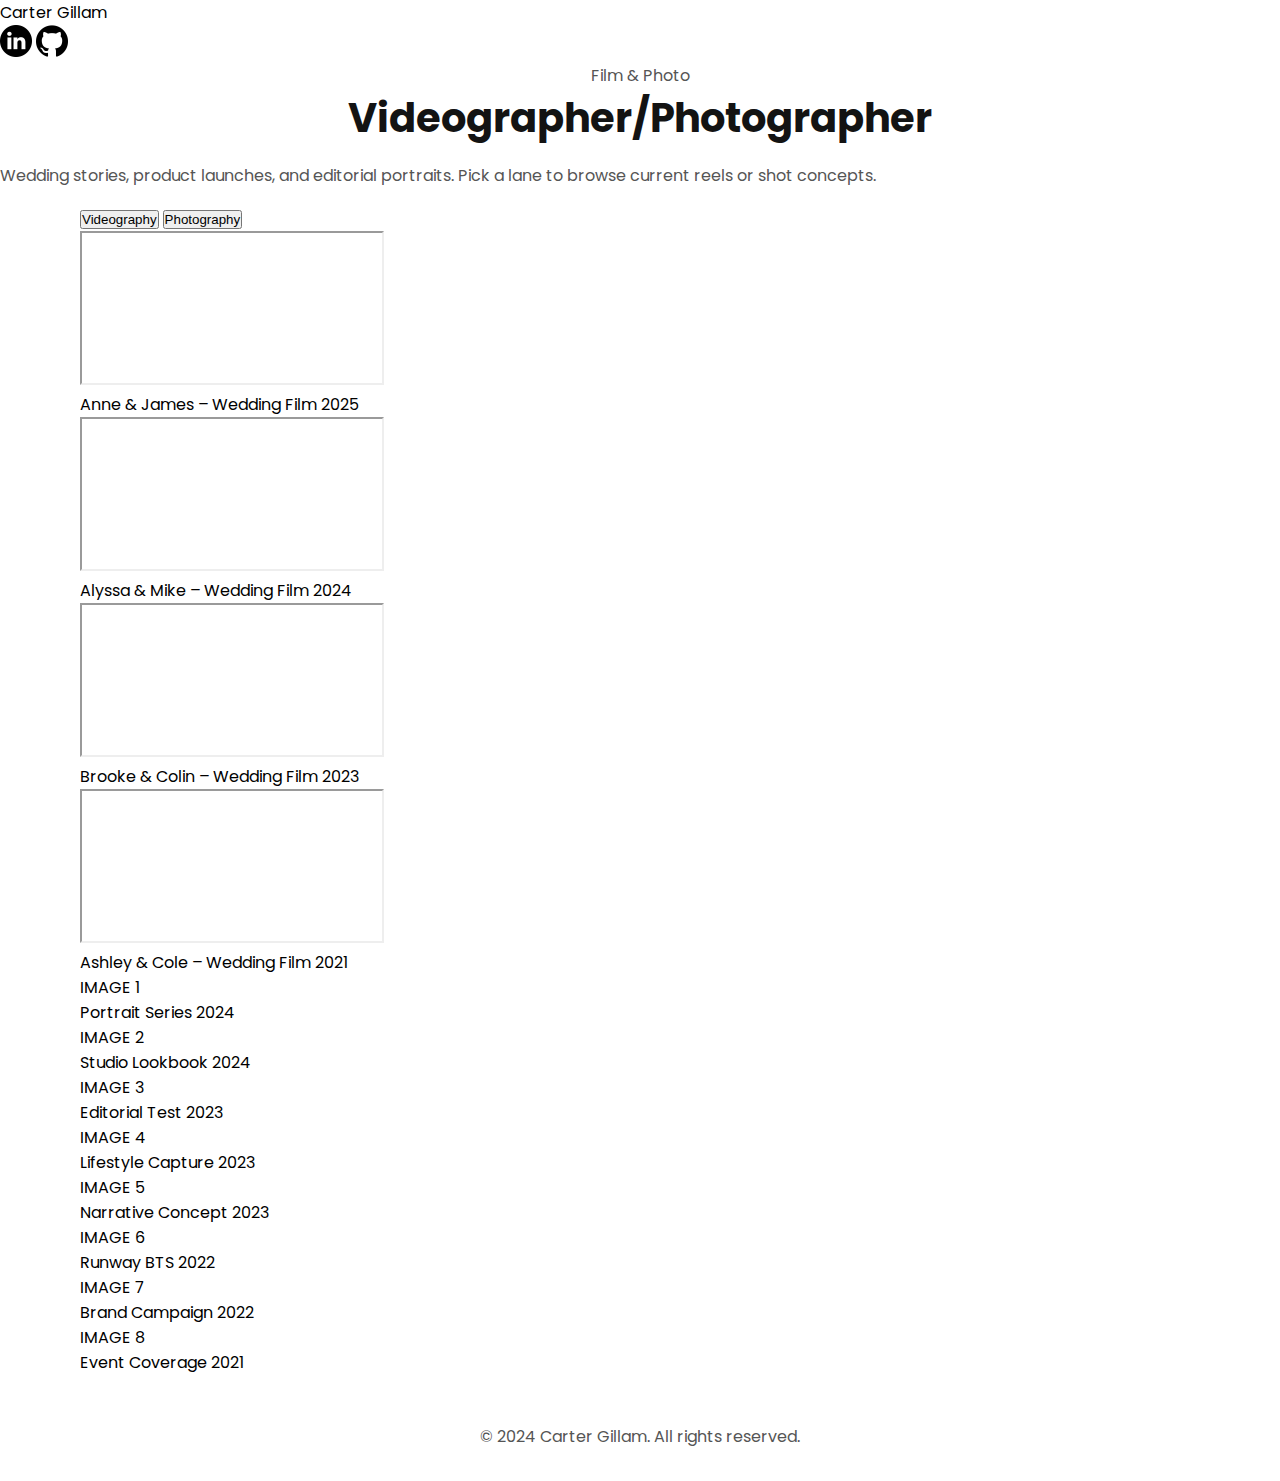
<file: film.html>
<!DOCTYPE html>
<html lang="en">
<head>
    <meta charset="UTF-8">
    <title>Film | Carter Gillam</title>
    <meta name="viewport" content="width=device-width, initial-scale=1.0">
    <meta property="og:title" content="Carter Gillam | Film">
    <meta property="og:type" content="website">
    <meta property="og:url" content="https://cartergillam.com/film.html">
    <meta property="og:image" content="https://cartergillam.com/assets/projects/personal-portfolio.jpg">
    <link rel="stylesheet" href="style.css">
    <link rel="stylesheet" href="mediaqueries.css">
</head>
<body>
    <div class="bg-anim" aria-hidden="true"></div>
    <header class="site-header">
        <div class="site-header__inner">
            <a href="index.html">Carter Gillam</a>
        </div>
    </header>
    <div class="socials-fixed">
        <a href="https://www.linkedin.com/in/cartergillam/" target="_blank" rel="noopener" aria-label="LinkedIn">
            <img src="./assets/linkedin.png" alt="LinkedIn" class="icon">
        </a>
        <a href="https://github.com/cartergillam" target="_blank" rel="noopener" aria-label="GitHub">
            <img src="./assets/github.png" alt="GitHub" class="icon">
        </a>
    </div>
    <main class="page-main">
        <header class="page-hero">
            <p class="section__text__p1">Film &amp; Photo</p>
            <h1 class="title">Videographer/Photographer</h1>
            <p class="page-lede">Wedding stories, product launches, and editorial portraits. Pick a lane to browse current reels or shot concepts.</p>
        </header>
        <section class="content-section">
            <div class="media-toggle" role="tablist" aria-label="Select media type">
                <button type="button" class="toggle-button" role="tab" aria-controls="gallery-video" data-target="video" aria-pressed="true">Videography</button>
                <button type="button" class="toggle-button" role="tab" aria-controls="gallery-photo" data-target="photo" aria-pressed="false">Photography</button>
            </div>
            <div class="gallery-switcher">
                <div class="video-gallery" id="gallery-video" data-gallery="video">
                    <article class="video-item">
                        <iframe
                        src="https://www.youtube.com/embed/ribsJ2bAJpw?si=Cqja2cdMSb53JjHH"
                        allow="accelerometer; autoplay; clipboard-write; encrypted-media; gyroscope; picture-in-picture; web-share"
                        allowfullscreen
                        title="Anne &amp; James – Wedding Film (2025)"></iframe>
                        <div class="media-overlay">
                        <span class="media-title">Anne &amp; James – Wedding Film</span>
                        <span class="media-meta">2025</span>
                        </div>
                    </article>

                    <article class="video-item">
                        <iframe
                        src="https://www.youtube.com/embed/TiEw8xReRWg?si=oD8Kx3zKqP9997Ur" 
                        allow="accelerometer; autoplay; clipboard-write; encrypted-media; gyroscope; picture-in-picture; web-share"
                        allowfullscreen
                        title="Alyssa &amp; Mike – Wedding Film (2024)"></iframe>
                        <div class="media-overlay">
                        <span class="media-title">Alyssa &amp; Mike – Wedding Film</span>
                        <span class="media-meta">2024</span>
                        </div>
                    </article>

                    <article class="video-item">
                        <iframe
                        src="https://www.youtube.com/embed/c87jOpJ2bxs?si=CwXALbW51cBIvZvU"
                        allow="accelerometer; autoplay; clipboard-write; encrypted-media; gyroscope; picture-in-picture; web-share"
                        allowfullscreen
                        title="Brooke &amp; Colin – Wedding Film (2023)"></iframe>
                        <div class="media-overlay">
                        <span class="media-title">Brooke &amp; Colin – Wedding Film</span>
                        <span class="media-meta">2023</span>
                        </div>
                    </article>

                    <article class="video-item">
                        <iframe
                        src="https://www.youtube.com/embed/_lGkomz6q_0"
                        allowfullscreen
                        allow="accelerometer; autoplay; clipboard-write; encrypted-media; gyroscope; picture-in-picture; web-share"
                        title="Ashley &amp; Cole – Wedding Film (2021)"></iframe>
                        <div class="media-overlay">
                        <span class="media-title">Ashley &amp; Cole – Wedding Film</span>
                        <span class="media-meta">2021</span>
                        </div>
                    </article>
                    </div>
                <div class="photo-gallery media-hidden" id="gallery-photo" data-gallery="photo">
                    <div class="photo-item" tabindex="0">
                        <span>IMAGE 1</span>
                        <div class="media-overlay">
                            <span class="media-title">Portrait Series</span>
                            <span class="media-meta">2024</span>
                        </div>
                    </div>
                    <div class="photo-item" tabindex="0">
                        <span>IMAGE 2</span>
                        <div class="media-overlay">
                            <span class="media-title">Studio Lookbook</span>
                            <span class="media-meta">2024</span>
                        </div>
                    </div>
                    <div class="photo-item" tabindex="0">
                        <span>IMAGE 3</span>
                        <div class="media-overlay">
                            <span class="media-title">Editorial Test</span>
                            <span class="media-meta">2023</span>
                        </div>
                    </div>
                    <div class="photo-item" tabindex="0">
                        <span>IMAGE 4</span>
                        <div class="media-overlay">
                            <span class="media-title">Lifestyle Capture</span>
                            <span class="media-meta">2023</span>
                        </div>
                    </div>
                    <div class="photo-item" tabindex="0">
                        <span>IMAGE 5</span>
                        <div class="media-overlay">
                            <span class="media-title">Narrative Concept</span>
                            <span class="media-meta">2023</span>
                        </div>
                    </div>
                    <div class="photo-item" tabindex="0">
                        <span>IMAGE 6</span>
                        <div class="media-overlay">
                            <span class="media-title">Runway BTS</span>
                            <span class="media-meta">2022</span>
                        </div>
                    </div>
                    <div class="photo-item" tabindex="0">
                        <span>IMAGE 7</span>
                        <div class="media-overlay">
                            <span class="media-title">Brand Campaign</span>
                            <span class="media-meta">2022</span>
                        </div>
                    </div>
                    <div class="photo-item" tabindex="0">
                        <span>IMAGE 8</span>
                        <div class="media-overlay">
                            <span class="media-title">Event Coverage</span>
                            <span class="media-meta">2021</span>
                        </div>
                    </div>
                </div>
            </div>
        </section>
    </main>
    <footer>
        <!-- Icon credits: code.svg by Royyan Wijaya, film.svg by Good Ware, acting.svg by meaicon, hook.svg by Freepik (all via Flaticon). -->
        <p>&copy; 2024 Carter Gillam. All rights reserved.</p>
    </footer>
    <script src="script.js"></script>
</body>
</html>
</file>
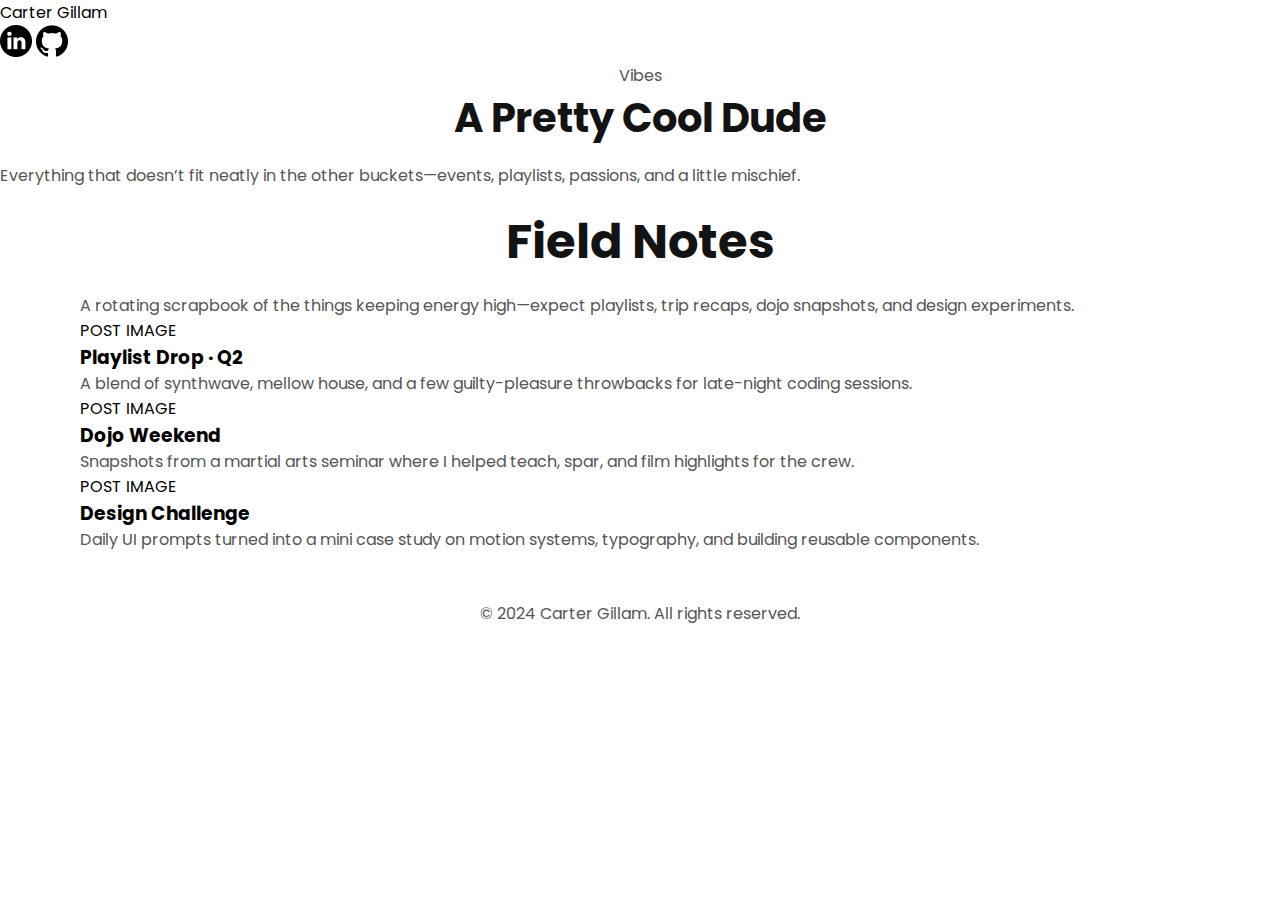
<file: vibes.html>
<!DOCTYPE html>
<html lang="en">
<head>
    <meta charset="UTF-8">
    <title>Vibes | Carter Gillam</title>
    <meta name="viewport" content="width=device-width, initial-scale=1.0">
    <meta property="og:title" content="Carter Gillam | Vibes">
    <meta property="og:type" content="website">
    <meta property="og:url" content="https://cartergillam.com/vibes.html">
    <meta property="og:image" content="https://cartergillam.com/assets/profile-pic.jpg">
    <link rel="stylesheet" href="style.css">
    <link rel="stylesheet" href="mediaqueries.css">
</head>
<body>
    <div class="bg-anim" aria-hidden="true"></div>
    <header class="site-header">
        <div class="site-header__inner">
            <a href="index.html">Carter Gillam</a>
        </div>
    </header>
    <div class="socials-fixed">
        <a href="https://www.linkedin.com/in/cartergillam/" target="_blank" rel="noopener" aria-label="LinkedIn">
            <img src="./assets/linkedin.png" alt="LinkedIn" class="icon">
        </a>
        <a href="https://github.com/cartergillam" target="_blank" rel="noopener" aria-label="GitHub">
            <img src="./assets/github.png" alt="GitHub" class="icon">
        </a>
    </div>
    <main class="page-main">
        <header class="page-hero">
            <p class="section__text__p1">Vibes</p>
            <h1 class="title">A Pretty Cool Dude</h1>
            <p class="page-lede">Everything that doesn&rsquo;t fit neatly in the other buckets—events, playlists, passions, and a little mischief.</p>
        </header>
        <section class="content-section">
            <div class="section-heading">
                <h2 class="title">Field Notes</h2>
                <p>A rotating scrapbook of the things keeping energy high—expect playlists, trip recaps, dojo snapshots, and design experiments.</p>
            </div>
            <div class="blog-grid">
                <figure class="blog-card">
                    <div class="blog-image">POST IMAGE</div>
                    <figcaption>
                        <h3>Playlist Drop · Q2</h3>
                        <p>A blend of synthwave, mellow house, and a few guilty-pleasure throwbacks for late-night coding sessions.</p>
                    </figcaption>
                </figure>
                <figure class="blog-card">
                    <div class="blog-image">POST IMAGE</div>
                    <figcaption>
                        <h3>Dojo Weekend</h3>
                        <p>Snapshots from a martial arts seminar where I helped teach, spar, and film highlights for the crew.</p>
                    </figcaption>
                </figure>
                <figure class="blog-card">
                    <div class="blog-image">POST IMAGE</div>
                    <figcaption>
                        <h3>Design Challenge</h3>
                        <p>Daily UI prompts turned into a mini case study on motion systems, typography, and building reusable components.</p>
                    </figcaption>
                </figure>
            </div>
        </section>
    </main>
    <footer>
        <!-- Icon credits: code.svg by Royyan Wijaya, film.svg by Good Ware, acting.svg by meaicon, hook.svg by Freepik (all via Flaticon). -->
        <p>&copy; 2024 Carter Gillam. All rights reserved.</p>
    </footer>
    <script src="script.js"></script>
</body>
</html>
</file>
<file: style.css>
@import url("https://fonts.googleapis.com/css2?family=Poppins:wght@300;400;500;600&amp;display=swap");
* {
  margin: 0;
  padding: 0;
}

body, html {
  max-width: 100%; /* Prevent elements from exceeding the viewport width */
  overflow-x: hidden; /* Disable horizontal scrolling */
}

body {
  font-family: "Poppins", sans-serif;
  overflow-x: hidden;
}

h1.title {
  font-size: 2.5rem;
  font-weight: 700;
}

html {
  scroll-behavior: smooth;
}

p {
  font-size: 1rem;
  line-height: 1.5;
  color: rgb(85, 85, 85);
}

/* TRANSITION */

a,
.btn {
  transition: transform 0.3s ease;
}

/* DESKTOP NAV */

nav,
.nav-links {
  display: flex;
  transition: color 0.3s ease, text-decoration-color 0.3s ease;
}

nav {
  justify-content: space-around;
  align-items: center;
  height: 17vh;
}

.nav-links {
  gap: 2rem;
  list-style: none;
  font-size: 1.5rem;
  opacity: .7;
}

.nav-links li a:hover {
  color: #0073e6;
  text-decoration: underline;
  text-decoration-color: #0073e6;
}

a {
  color: black;
  text-decoration: none;
  text-decoration-color: white;
}

a:hover {
  color: #0073e6;
  text-decoration: underline;
  text-underline-offset: 1rem;
  text-decoration-color: rgb(181, 181, 181);
}

.logo {
  font-size: 2rem;
  opacity: .85;
}

.logo:hover {
  cursor: default;
}

/* HAMBURGER MENU */

#hamburger-nav {
  display: none;
}

.hamburger-menu {
  position: relative;
  display: inline-block;
}

.hamburger-icon {
  display: flex;
  flex-direction: column;
  justify-content: space-between;
  height: 24px;
  width: 30px;
  cursor: pointer;
}

.hamburger-icon span {
  width: 100%;
  height: 2px;
  background-color: black;
  transition: all 0.3 ease-in-out;
}

.menu-links {
  position: absolute;
  top: 100%;
  right: 0;
  background-color: white;
  width: fit-content;
  max-height: 0;
  overflow: hidden;
  transition: all 0.3 ease-in-out;
}

.menu-links a {
  display: block;
  padding: 10px;
  text-align: center;
  font-size: 1.5rem;
  color: black;
  text-decoration: none;
  transition: all 0.3 ease-in-out;
}

.menu-links li {
  list-style: none;
}

.menu-links.open {
  max-height: 300px;
}

.hamburger-icon.open span:first-child {
  transform: rotate(45deg) translate(10px, 5px);
}

.hamburger-icon.open span:nth-child(2) {
  opacity: 0;
}

.hamburger-icon.open span:last-child {
  transform: rotate(-45deg) translate(10px, -5px);
}

.hamburger-icon span:first-child {
  transform: none;
}

.hamburger-icon span:first-child {
  opacity: 1;
}

.hamburger-icon span:first-child {
  transform: none;
}

/* SECTIONS */

section {
  padding-top: 2vh;
  padding-bottom: 2vh;
  margin: 0 5rem;
  box-sizing: border-box;
  min-height: fit-content;
}

.section-container {
  display: flex;
  flex-wrap: wrap;
  gap: 2rem;
}

/* PROFILE SECTION */

#profile {
  display: flex;
  flex-direction: column;
  align-items: center;
  gap: 2rem;
  height: auto;
  padding: 2rem 0;
}

#profile1 {
  border-radius: 50%; /* Make it circular */
  width: 300px; /* Ensure equal width and height */
  height: 300px; /* Maintain equal dimensions */
  object-fit: cover; /* Prevent distortion */
  margin: 0 auto; /* Center the profile picture */
  display: block; /* Ensure proper block layout */
}

.section__pic-container {
  display: flex;
  justify-content: center;
  align-items: center;
  height: 300px;
  width: 300px;
  margin: auto;
}

.section__text {
  align-self: center;
  text-align: center;
  margin: 0 auto;
}

.section__text p {
  font-weight: 600;
}

.section__text__p1 {
  text-align: center;
}

.section__text__p2 {
  font-size: 1.75rem;
  margin-bottom: 1rem;
  text-align: center;
  margin-top: 0; /* Remove the top margin */
}

.title {
  font-size: 3rem;
  text-align: center;
  opacity: .92;
  margin-bottom: 1rem; /* Reduce the bottom margin */
}

#socials-container {
  display: flex;
  justify-content: center;
  margin-top: 1rem;
  gap: 1rem;
}

/* ICONS */

.icon {
  background-color: transparent; /* Ensure no white background */
  border: none; /* Remove potential border causing a white box */
  height: 2rem;
  width: 2rem;
  transition: transform 0.3s ease, filter 0.3s ease;
}

.icon:hover {
  transform: scale(1.1);
  filter: brightness(1.2);
}

/* BUTTONS */

.btn-container {
  display: flex;
  justify-content: center;
  gap: 1rem;
}

.btn {
  background-color: transparent; /* Ensure no unwanted background color */
  color: #333; /* Text color */
  border: 2px solid #333; /* Border color */
  border-radius: 2rem; /* Optional rounded corners */
  padding: 0.5rem 1.5rem; /* Adjust padding */
  box-shadow: none; /* Remove any shadow effects */
  transition: background-color 0.3s, transform 0.3s ease;
}

.btn:hover {
  background-color: #333; /* Change background color on hover */
  color: #fff; /* Text color on hover */
  transform: scale(1.05); /* Optional scale effect */
  box-shadow: none; /* Ensure no shadow on hover */
}

a .btn {
  font-weight: 600;
  transition: all 300ms ease;
  padding: 1rem;
  width: 8rem;
  border-radius: 2rem;
}

.btn-color-1,
.btn-color-2 {
  border: rgb(53, 53, 53) 0.1rem solid;
}

.btn-color-1:hover,
.btn-color-2:hover {
  cursor: pointer;
}

.btn-color-1,
.btn-color-2:hover {
  background: rgb(53, 53, 53);
  color: white;
}

.btn-color-1:hover {
  background: rgb(0, 0, 0);
}

.btn-color-2 {
  background: none;
}

.btn-color-2:hover {
  border: rgb(255, 255, 255) 0.1rem solid;
}

.btn-container {
  gap: 1rem;
}

/* ABOUT SECTION */

#about {
  position: relative;
  margin-bottom: 5rem;
}

.about-containers {
  gap: 2rem;
  margin-bottom: 2rem;
  margin-top: 2rem;
}

.about-details-container {
  justify-content: center;
  flex-direction: column;
  width: 60vw;
  margin: auto;
}

.about-containers,
.about-details-container {
  display: flex;
  flex-wrap: wrap;
}

.about-pic {
  border-radius: 2rem;
}

.arrow {
  position: absolute;
  right: -5rem;
  bottom: 2.5rem;
}

.details-container {
  padding: 1.5rem;
  flex: 1;
  background: white;
  border-radius: 2rem;
  border: rgb(53, 53, 53) 0.1rem solid;
  border-color: rgb(163, 163, 163);
  text-align: center;
}

.section-container {
  gap: 4rem;
  height: auto;
}

/* EXPERIENCE SECTION */

#experience {
  position: relative;
  margin-top: 5rem; 
}

.experience-sub-title {
  color: rgb(85, 85, 85);
  font-weight: 600;
  font-size: 1.75rem;
  margin-bottom: 2rem;
}

.experience-details-container {
  display: flex;
  justify-content: center;
  flex-direction: column;
}

.project-video {
  position: relative;
  padding-bottom: 56.25%; /* Aspect ratio for 16:9 */
  height: 0; /* Set height to 0 for aspect ratio */
  overflow: hidden; /* Prevent overflow */
  max-width: 100%; /* Restrict to container width */
  margin: 0 auto; /* Center the video */
}

.project-video iframe {
  position: absolute;
  top: 0;
  left: 0;
  width: 100%; /* Make iframe fill the container */
  height: 100%; /* Maintain aspect ratio */
  border: none; /* Remove border */
}

.article-container {
  display: grid;
  grid-template-columns: repeat(auto-fit, minmax(150px, 1fr));
  gap: 1.5rem;
  padding: 1rem;
}

.article {
  display: flex;
  align-items: center;
  gap: 0.5rem;
  text-align: left;
  padding: 0.5rem;
  background-color: #f9f9f9; /* Subtle background */
  border-radius: 0.5rem; /* Rounded corners */
  box-shadow: 0 2px 4px rgba(0, 0, 0, 0.1);
}

.article:hover {
  box-shadow: 0 4px 8px rgba(0, 0, 0, 0.15);
  background-color: #fff;
}

.experience-sub-title {
  font-size: 1.5rem;
  color: #333;
  font-weight: 600;
  margin-bottom: 1rem;
  text-align: center;
}

.article h3 {
  font-size: 1rem;
  color: #555;
  margin: 0;
}

.details-container {
  border: 1px solid #e0e0e0;
  padding: 1.5rem;
  border-radius: 1rem;
  background-color: #fff;
  box-shadow: 0 2px 6px rgba(0, 0, 0, 0.05);
}

article .icon {
  cursor: default;
}
article p {
  visibility: hidden;
}

/* PROJECTS SECTION */

#projects {
  position: relative;
  padding: 2rem 0;
}

.projects-container {
  display: flex;
  flex-wrap: wrap;
  gap: 2rem;
  justify-content: center;
}

.project-item {
  background: #fff;
  border: 1px solid #e0e0e0;
  border-radius: 1rem;
  box-shadow: 0 2px 6px rgba(0, 0, 0, 0.05);
  padding: 1rem;
  width: 100%;
  max-width: 400px;
  text-align: center;
}

.project-video {
  position: relative;
  padding-bottom: 56.25%; /* Aspect ratio for 16:9 */
  height: 0;
  overflow: hidden;
  max-width: 100%;
  margin: 0 auto 1rem;
}

.project-video iframe {
  position: absolute;
  top: 0;
  left: 0;
  width: 100%;
  height: 100%;
  border: none;
}

.project-img {
  border-radius: 1rem;
  width: 100%;
  height: auto;
  object-fit: cover;
  margin: 0 auto 1rem;
}

.project-title {
  margin: 1rem 0;
  color: black;
  opacity: .8;
}

.project-description {
  margin-bottom: 1rem;
  text-align: center; /* Center the text */
}

.project-description ul {
  list-style: none; /* Remove bullet points */
  padding-left: 0;
}

.project-description p {
  margin-bottom: 0.5rem;
}

.project-links {
  display: flex;
  justify-content: center;
  gap: 1rem;
}

.project-btn {
  color: black;
  border-color: rgb(163, 163, 163);
  padding: 0.5rem 1rem;
  border-radius: 0.5rem;
  transition: background-color 0.3s, transform 0.3s ease;
}

.project-btn:hover {
  background-color: #333;
  color: #fff;
  transform: scale(1.05);
}

/* CONTACT */

#contact {
  display: flex;
  justify-content: center;
  flex-direction: column;
  height: auto;
  padding: 2rem 0;
}

.contact-info-upper-container {
  display: flex;
  justify-content: center;
  border-radius: 2rem;
  border: rgb(53, 53, 53) 0.1rem solid;
  border-color: rgb(163, 163, 163);
  background: (250, 250, 250);
  margin: 2rem auto;
  padding: 0.5rem;
}

.contact-info-container {
  display: flex;
  align-items: center;
  justify-content: center;
  gap: 0.5rem;
  margin: 1rem;
  padding: 0.5rem 1rem; /* Add padding */
  border: 2px solid #333; /* Add border */
  border-radius: 2rem; /* Add border radius */
  background-color: white; /* Add background color */
  transition: background-color 0.3s, transform 0.3s ease;
}

.contact-info-container:hover {
  background-color: #333; /* Change background color on hover */
  color: #fff; /* Text color on hover */
  transform: scale(1.05); /* Optional scale effect */
}

.contact-info-container p {
  font-size: larger;
  margin: 0; /* Remove margin */
}

.contact-info-container a {
  color: inherit; /* Inherit color */
  text-decoration: none; /* Remove underline */
}

.contact-info-container a:hover {
  color: inherit; /* Inherit color on hover */
}

.contact-info-container p {
  font-size: larger;
}

.contact-icon {
  cursor: default;
}

.email-icon {
  height: 2.5rem;
}

/* FOOTER SECTION */

footer {
  height: auto;
  padding: 2rem 1rem;
  margin: 0 1rem;
}

footer p {
  text-align: center;
}

.highlight {
  font-weight: bolder;
}

/* theme */

.whiteText {
  color: aliceblue;
}

/* Animations */
.fade-in {
  animation: fadeIn 1s ease-in-out;
}

@keyframes fadeIn {
  from {
    opacity: 0;
  }
  to {
    opacity: 1;
  }
}

/* WORK SECTION */

.work-details {
  display: flex;
  flex-direction: column;
  align-items: center;
  padding: 2rem 0;
}

.work-item {
  background: #fff;
  border: 1px solid #e0e0e0;
  border-radius: 1rem;
  box-shadow: 0 2px 6px rgba(0, 0, 0, 0.05);
  padding: 1.5rem;
  width: 100%;
  max-width: 600px;
  margin: 1rem 0;
  text-align: center;
}

.work-logo {
  width: 100px;
  height: auto;
  margin-bottom: 1rem;
}

.work-title {
  font-size: 1.5rem;
  font-weight: 600;
  margin-bottom: 1rem;
}

.work-place {
  font-size: 1rem;
  color: #555;
  margin-bottom: 1rem;
}

.work-video {
  position: relative;
  padding-bottom: 56.25%; /* Aspect ratio for 16:9 */
  height: 0;
  overflow: hidden;
  max-width: 100%;
  margin: 0 auto 1rem;
}

.work-video iframe {
  position: absolute;
  top: 0;
  left: 0;
  width: 100%;
  height: 100%;
  border: none;
}

.work-description {
  list-style: none;
  padding: 0;
  margin: 0;
}

.work-description li {
  margin-bottom: 0.5rem;
}
</file>
<file: mediaqueries.css>
@media screen and (max-width: 1400px) {
    #profile {
      height: auto;
      margin-bottom: 6rem;
    }
  
    .about-containers {
      flex-wrap: wrap;
    }
  
    #experience,
    .experience-details-container {
      margin-top: 2rem;
      margin-bottom: 5rem; /* Adjusted margin-bottom */
    }
  }
  
  @media screen and (max-width: 1200px) {
    #desktop-nav {
      display: none;
    }
  
    #hamburger-nav {
      display: flex;
    }
  
    #experience,
    .experience-details-container {
      margin-top: 2rem;
      margin-bottom: 5rem; /* Adjusted margin-bottom */
    }
  
    #profile,
    .section-container {
      display: block;
    }
  
    .arrow {
      display: none;
    }
  
    section,
    .section-container {
      height: fit-content;
    }
  
    section {
      margin: 0 5%;
    }
  
    .section__pic-container {
      width: 300px;
      height: 300px;
      margin: 0 auto 2rem;
    }
  
    .about-containers {
      margin-top: 0;
    }
  
    #aboutTitle {
      margin-bottom: 2rem;
    }
  }
  
  @media screen and (max-width: 600px) {
    #contact,
    footer {
      height: auto;
      padding: 2rem 0;
    }
  
    #profile {
      height: auto;
      margin-bottom: 0;
    }
  
    article {
      font-size: 1rem;
    }
  
    footer nav {
      height: fit-content;
      margin-bottom: 2rem;
    }
  
    .about-containers,
    .contact-info-upper-container,
    .btn-container {
      flex-wrap: wrap;
    }
  
    .contact-info-container {
      margin: 0;
    }
  
    .contact-info-container p,
    .nav-links li a {
      font-size: 1rem;
    }
  
    .experience-sub-title {
      font-size: 1.25rem;
    }
  
    .logo {
      font-size: 1.5rem;
    }
  
    .nav-links {
      flex-direction: column;
      gap: 0.5rem;
      text-align: center;
    }
  
    .section__pic-container {
      width: auto;
      height: 50vw;
      justify-content: center;
    }
  
    .section__text__p2 {
      font-size: 1.25rem;
    }
  
    .about {
      margin-top: 5rem;
    }
  
    .title {
      font-size: 2rem;
    }
  
    #aboutTitle {
      margin-bottom: 2rem;
    }
  
    .about-details-container {
      width: 100%; 
      margin: 0 auto;
    }
  
    .text-container {
      text-align: justify;
      padding: 0;
      width: 100%; 
      margin: 0 auto; 
    }
  
    #projects {
      margin-bottom: 1rem;
    }

    .projects-container {
      flex-direction: column;
      align-items: center;
    }

    .project-item {
      width: 90%;
    }

    .work-item {
      width: 90%;
      margin: 0.5rem auto;
    }

    #work {
      margin-top: 0;
    }
  }

  @media screen and (max-width: 768px) {
      #about .section-container {
          margin: 0 1rem;
          padding: 1rem;
      }
  
      #experience .about-containers {
          flex-direction: column;
      }
  
      section {
          padding-top: 2vh;
          height: auto;
          margin: 0 1rem;
      }
      
      .project-video {
          padding-bottom: 56.25%;
          max-width: 100%;
      }
  
      .project-video iframe {
          width: 100%;
          height: 100%;
      }
      
      #profile1 {
        width: 200px;
        height: 200px;
    }
  
      .title {
          font-size: 2rem;
      }

      #profile .section__text {
        text-align: center;
        margin: 0 auto;
    }

    .section__text__p2 {
        text-align: center;
        margin: 0 auto;
    }
  }
</file>
